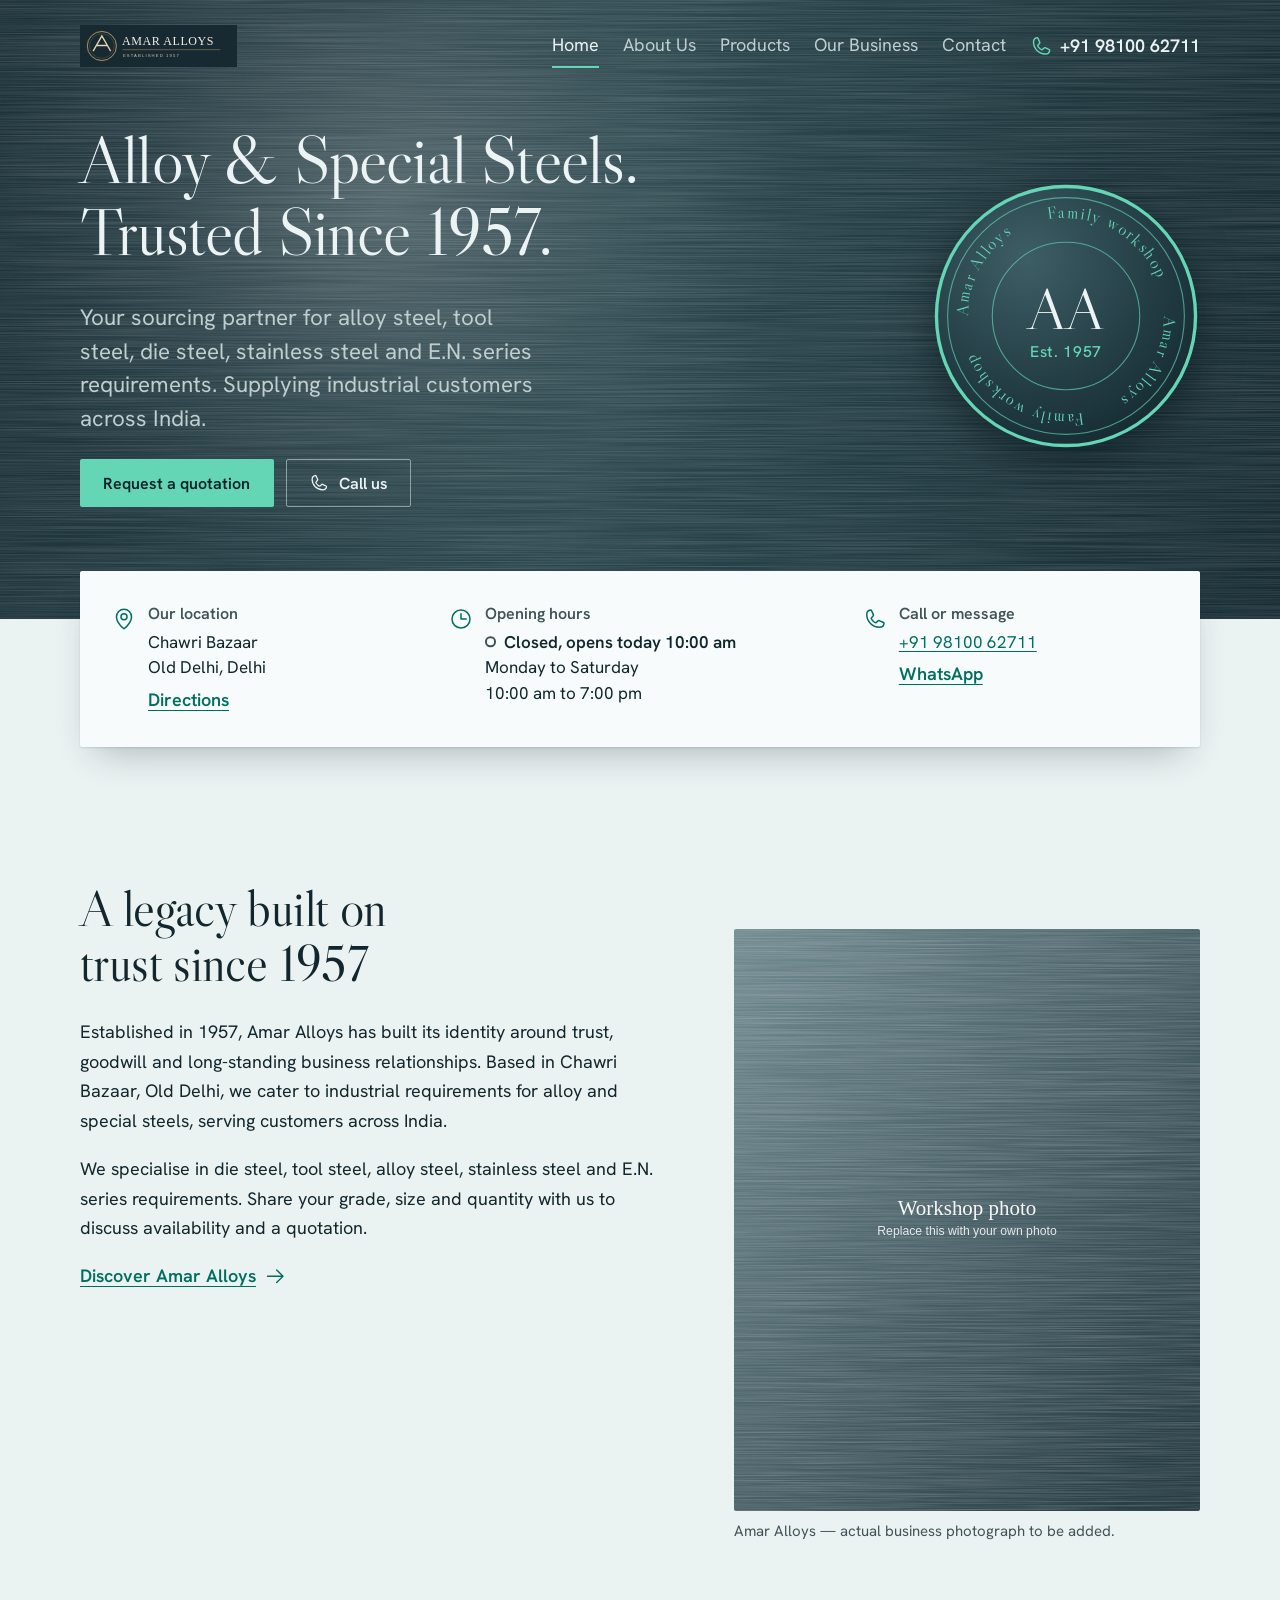
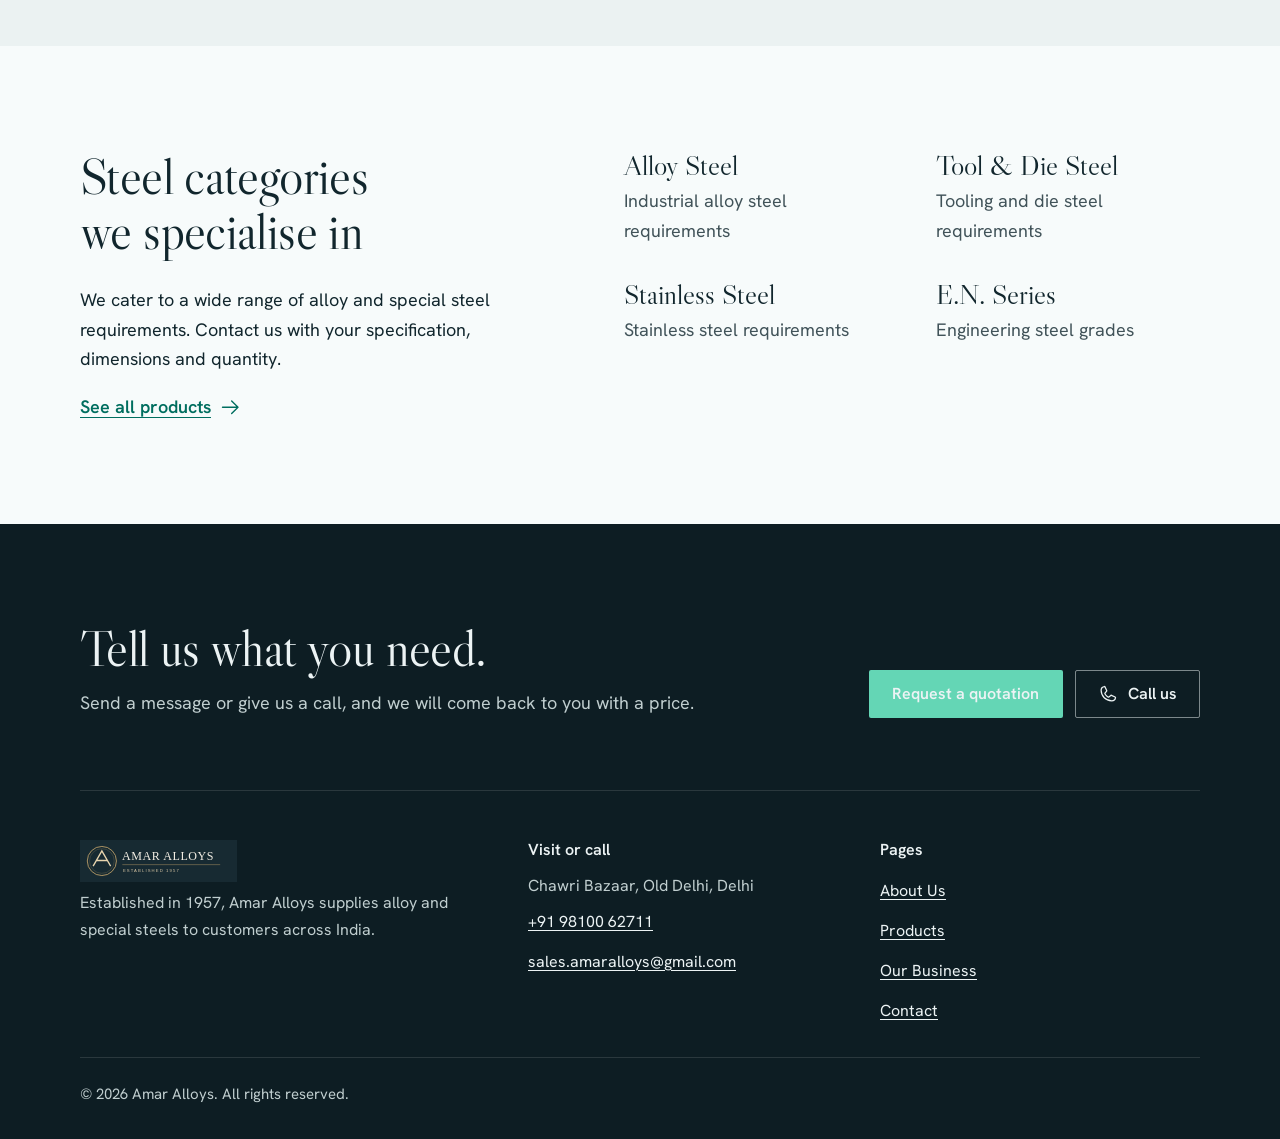
<file: index.html>
<!DOCTYPE html>
<html lang="en">
<head>
  <meta charset="utf-8">
  <meta name="viewport" content="width=device-width, initial-scale=1">
  <meta name="color-scheme" content="light dark">
  <script>document.documentElement.className += ' js';</script>

  
  <title>Amar Alloys | Alloy &amp; Special Steels Supplier Since 1957</title>
  <meta name="description" content="Amar Alloys, established in 1957, supplies alloy steels, tool and die steels, stainless steels and E.N. series steels from Chawri Bazaar, Delhi, serving customers across India.">
  <meta name="theme-color" content="#2c3a40">
  <meta property="og:title" content="Amar Alloys | Alloy &amp; Special Steels Since 1957">
  <meta property="og:description" content="Alloy, tool, die and stainless steels. Established 1957. PAN India supply.">
  <meta property="og:type" content="website">
  <link rel="icon" href="images/favicon.svg" type="image/svg+xml">

  <link rel="preload" href="fonts/libre-caslon-display-latin-400-normal.woff2" as="font" type="font/woff2" crossorigin>
  <link rel="preload" href="fonts/hanken-grotesk-latin-wght-normal.woff2" as="font" type="font/woff2" crossorigin>
  <link rel="stylesheet" href="css/style.css">

  <!-- Amar Alloys business information. Verify the full address before publishing. -->
  <script type="application/ld+json">
  {
    "@context": "https://schema.org",
    "@type": "LocalBusiness",
    "name": "Amar Alloys",
    "description": "Established in 1957, Amar Alloys supplies alloy steel, tool steel, die steel, stainless steel and E.N. series requirements across India.",
    "telephone": "+91-9810062711",
    "email": "sales.amaralloys@gmail.com",
    "address": {
      "@type": "PostalAddress",
      "streetAddress": "Chawri Bazaar",
      "addressLocality": "Delhi",
      "addressRegion": "Delhi",
      "addressCountry": "IN"
    },
    "openingHours": "Mo-Sa 10:00-19:00"
  }
  </script>
</head>
<body>
  <svg width="0" height="0" style="position:absolute" aria-hidden="true" focusable="false"><defs><symbol id="i-phone" viewBox="0 0 256 256"><path d="M222.37,158.46l-47.11-21.11-.13-.06a16,16,0,0,0-15.17,1.4,8.12,8.12,0,0,0-.75.56L134.87,160c-15.42-7.49-31.34-23.29-38.83-38.51l20.78-24.71c.2-.25.39-.5.57-.77a16,16,0,0,0,1.32-15.06l0-.12L97.54,33.64a16,16,0,0,0-16.62-9.52A56.26,56.26,0,0,0,32,80c0,79.4,64.6,144,144,144a56.26,56.26,0,0,0,55.88-48.92A16,16,0,0,0,222.37,158.46ZM176,208A128.14,128.14,0,0,1,48,80,40.2,40.2,0,0,1,82.87,40a.61.61,0,0,0,0,.12l21,47L83.2,111.86a6.13,6.13,0,0,0-.57.77,16,16,0,0,0-1,15.7c9.06,18.53,27.73,37.06,46.46,46.11a16,16,0,0,0,15.75-1.14,8.44,8.44,0,0,0,.74-.56L168.89,152l47,21.05h0s.08,0,.11,0A40.21,40.21,0,0,1,176,208Z"/></symbol><symbol id="i-whatsapp" viewBox="0 0 256 256"><path d="M187.58,144.84l-32-16a8,8,0,0,0-8,.5l-14.69,9.8a40.55,40.55,0,0,1-16-16l9.8-14.69a8,8,0,0,0,.5-8l-16-32A8,8,0,0,0,104,64a40,40,0,0,0-40,40,88.1,88.1,0,0,0,88,88,40,40,0,0,0,40-40A8,8,0,0,0,187.58,144.84ZM152,176a72.08,72.08,0,0,1-72-72A24,24,0,0,1,99.29,80.46l11.48,23L101,118a8,8,0,0,0-.73,7.51,56.47,56.47,0,0,0,30.15,30.15A8,8,0,0,0,138,155l14.61-9.74,23,11.48A24,24,0,0,1,152,176ZM128,24A104,104,0,0,0,36.18,176.88L24.83,210.93a16,16,0,0,0,20.24,20.24l34.05-11.35A104,104,0,1,0,128,24Zm0,192a87.87,87.87,0,0,1-44.06-11.81,8,8,0,0,0-6.54-.67L40,216,52.47,178.6a8,8,0,0,0-.66-6.54A88,88,0,1,1,128,216Z"/></symbol><symbol id="i-pin" viewBox="0 0 256 256"><path d="M128,64a40,40,0,1,0,40,40A40,40,0,0,0,128,64Zm0,64a24,24,0,1,1,24-24A24,24,0,0,1,128,128Zm0-112a88.1,88.1,0,0,0-88,88c0,31.4,14.51,64.68,42,96.25a254.19,254.19,0,0,0,41.45,38.3,8,8,0,0,0,9.18,0A254.19,254.19,0,0,0,174,200.25c27.45-31.57,42-64.85,42-96.25A88.1,88.1,0,0,0,128,16Zm0,206c-16.53-13-72-60.75-72-118a72,72,0,0,1,144,0C200,161.23,144.53,209,128,222Z"/></symbol><symbol id="i-clock" viewBox="0 0 256 256"><path d="M128,24A104,104,0,1,0,232,128,104.11,104.11,0,0,0,128,24Zm0,192a88,88,0,1,1,88-88A88.1,88.1,0,0,1,128,216Zm64-88a8,8,0,0,1-8,8H128a8,8,0,0,1-8-8V72a8,8,0,0,1,16,0v48h48A8,8,0,0,1,192,128Z"/></symbol><symbol id="i-mail" viewBox="0 0 256 256"><path d="M224,48H32a8,8,0,0,0-8,8V192a16,16,0,0,0,16,16H216a16,16,0,0,0,16-16V56A8,8,0,0,0,224,48ZM203.43,64,128,133.15,52.57,64ZM216,192H40V74.19l82.59,75.71a8,8,0,0,0,10.82,0L216,74.19V192Z"/></symbol><symbol id="i-arrow" viewBox="0 0 256 256"><path d="M221.66,133.66l-72,72a8,8,0,0,1-11.32-11.32L196.69,136H40a8,8,0,0,1,0-16H196.69L138.34,61.66a8,8,0,0,1,11.32-11.32l72,72A8,8,0,0,1,221.66,133.66Z"/></symbol><symbol id="i-close" viewBox="0 0 256 256"><path d="M205.66,194.34a8,8,0,0,1-11.32,11.32L128,139.31,61.66,205.66a8,8,0,0,1-11.32-11.32L116.69,128,50.34,61.66A8,8,0,0,1,61.66,50.34L128,116.69l66.34-66.35a8,8,0,0,1,11.32,11.32L139.31,128Z"/></symbol><symbol id="i-prev" viewBox="0 0 256 256"><path d="M165.66,202.34a8,8,0,0,1-11.32,11.32l-80-80a8,8,0,0,1,0-11.32l80-80a8,8,0,0,1,11.32,11.32L91.31,128Z"/></symbol><symbol id="i-next" viewBox="0 0 256 256"><path d="M181.66,133.66l-80,80a8,8,0,0,1-11.32-11.32L164.69,128,90.34,53.66a8,8,0,0,1,11.32-11.32l80,80A8,8,0,0,1,181.66,133.66Z"/></symbol><symbol id="i-check" viewBox="0 0 256 256"><path d="M173.66,98.34a8,8,0,0,1,0,11.32l-56,56a8,8,0,0,1-11.32,0l-24-24a8,8,0,0,1,11.32-11.32L112,148.69l50.34-50.35A8,8,0,0,1,173.66,98.34ZM232,128A104,104,0,1,1,128,24,104.11,104.11,0,0,1,232,128Zm-16,0a88,88,0,1,0-88,88A88.1,88.1,0,0,0,216,128Z"/></symbol><symbol id="i-warn" viewBox="0 0 256 256"><path d="M128,24A104,104,0,1,0,232,128,104.11,104.11,0,0,0,128,24Zm0,192a88,88,0,1,1,88-88A88.1,88.1,0,0,1,128,216Zm-8-80V80a8,8,0,0,1,16,0v56a8,8,0,0,1-16,0Zm20,36a12,12,0,1,1-12-12A12,12,0,0,1,140,172Z"/></symbol><symbol id="i-menu" viewBox="0 0 256 256"><path d="M224,128a8,8,0,0,1-8,8H40a8,8,0,0,1,0-16H216A8,8,0,0,1,224,128ZM40,72H216a8,8,0,0,0,0-16H40a8,8,0,0,0,0,16ZM216,184H40a8,8,0,0,0,0,16H216a8,8,0,0,0,0-16Z"/></symbol></defs></svg>
  <a class="skip" href="#main">Skip to content</a>

  <div class="masthead">
    <header class="site-header container">
      <a class="brand" href="index.html" aria-label="Amar Alloys home"><img src="images/amar-alloys-logo.svg" alt="Amar Alloys — Established 1957" style="height:42px;width:auto;display:block"></a>
      <button class="nav-toggle" aria-expanded="false" aria-controls="site-nav"><svg class="icon" aria-hidden="true" focusable="false"><use href="#i-menu"/></svg>Menu</button>
      <nav id="site-nav" aria-label="Main">
        <a href="index.html" aria-current="page">Home</a>
        <a href="about.html">About Us</a>
        <a href="products.html">Products</a>
        <a href="gallery.html">Our Business</a>
        <a href="contact.html">Contact</a>
        <a class="nav-phone" href="tel:+919810062711"><svg class="icon" aria-hidden="true" focusable="false"><use href="#i-phone"/></svg>+91 98100 62711</a>
      </nav>
    </header>
    <section class="hero container">
      <div>
        <h1 class="rise" style="--i:0">Alloy &amp; Special Steels. Trusted Since 1957.</h1>
        
        <p class="lead rise" style="--i:1">Your sourcing partner for alloy steel, tool steel, die steel, stainless steel and E.N. series requirements. Supplying industrial customers across India.</p>
        <div class="hero-actions rise" style="--i:2">
          <a class="btn btn-lit" href="contact.html">Request a quotation</a>
          <a class="btn btn-outline" href="tel:+919810062711"><svg class="icon" aria-hidden="true" focusable="false"><use href="#i-phone"/></svg>Call us</a>
        </div>
      </div>
      <!-- Amar Alloys legacy emblem -->
      <svg class="seal" viewBox="0 0 240 240" role="img" aria-label="Amar Alloys legacy emblem, established 1957">
        <defs>
          <radialGradient id="medal" cx="35%" cy="28%" r="85%">
            <stop class="m-a" offset="0"/>
            <stop class="m-b" offset="1"/>
          </radialGradient>
          <path id="ring" d="M120,120 m-88,0 a88,88 0 1,1 176,0 a88,88 0 1,1 -176,0"/>
        </defs>
        <circle cx="120" cy="120" r="116" fill="url(#medal)" stroke="currentColor" stroke-width="3"/>
        <circle cx="120" cy="120" r="106" fill="none" stroke="currentColor" stroke-width="1" opacity="0.65"/>
        <circle cx="120" cy="120" r="66" fill="none" stroke="currentColor" stroke-width="1" opacity="0.65"/>
        <text class="seal-ring" font-size="15" fill="currentColor"><textPath href="#ring" textLength="552" lengthAdjust="spacing">Amar Alloys&#8195;&#8195;Family workshop&#8195;&#8195;Amar Alloys&#8195;&#8195;Family workshop&#8195;&#8195;</textPath></text>
        <text class="seal-mono" x="120" y="132" text-anchor="middle" font-size="52">AA</text>
        <text class="seal-year" x="120" y="157" text-anchor="middle" font-size="14" font-weight="500" fill="currentColor">Est. 1957</text>
      </svg>
    </section>
  </div>

  <main id="main">
    <div class="container">
      
      <section class="ledge" aria-label="Visit and contact">
        <div class="fact">
          <svg class="icon" aria-hidden="true" focusable="false"><use href="#i-pin"/></svg>
          <div>
            <h2>Our location</h2>
            <p class="fact-line">Chawri Bazaar<br>Old Delhi, Delhi</p>
            <div class="links"><a href="https://www.google.com/maps/search/?api=1&amp;query=Chawri%20Bazaar%2C%20Old%20Delhi%2C%20Delhi" target="_blank" rel="noopener">Directions</a></div>
          </div>
        </div>
        <div class="fact">
          <svg class="icon" aria-hidden="true" focusable="false"><use href="#i-clock"/></svg>
          <div>
            <h2>Opening hours</h2>
            <p class="open-status" data-open-status data-tz="Asia/Kolkata" data-open="10:00" data-close="19:00" data-days="1,2,3,4,5,6" hidden></p>
            <p class="fact-line">Monday to Saturday<br>10:00 am to 7:00 pm</p>
          </div>
        </div>
        <div class="fact">
          <svg class="icon" aria-hidden="true" focusable="false"><use href="#i-phone"/></svg>
          <div>
            <h2>Call or message</h2>
            <p class="fact-line"><a href="tel:+919810062711">+91 98100 62711</a></p>
            <div class="links"><a href="https://wa.me/919810062711?text=Hello%20Amar%20Alloys%2C%20I%20would%20like%20to%20enquire%20about%20your%20steel%20products.%20Grade%20/%20Specification%3A%20__.%20Size%20%26%20Form%3A%20__.%20Quantity%3A%20__.%20Company%20Name%3A%20__.%20Delivery%20Location%3A%20__.%20Please%20share%20availability%20and%20quotation." target="_blank" rel="noopener">WhatsApp</a></div>
          </div>
        </div>
      </section>
    </div>

    <section class="section">
      <div class="container story">
        <div>
          <h2>A legacy built on trust since 1957</h2>
          <p>Established in 1957, Amar Alloys has built its identity around trust, goodwill and long-standing business relationships. Based in Chawri Bazaar, Old Delhi, we cater to industrial requirements for alloy and special steels, serving customers across India.</p><p>We specialise in die steel, tool steel, alloy steel, stainless steel and E.N. series requirements. Share your grade, size and quantity with us to discuss availability and a quotation.</p><a class="text-link" href="about.html">Discover Amar Alloys <svg class="icon" aria-hidden="true" focusable="false"><use href="#i-arrow"/></svg></a>
        </div>
        <figure>
          <img src="images/story.svg" width="800" height="1000" alt="Placeholder for an actual Amar Alloys business photograph." loading="lazy">
          <figcaption>Amar Alloys — actual business photograph to be added.</figcaption>
        </figure>
      </div>
    </section>

    <section class="section section--surface">
      <div class="container supply">
        <div>
          <h2>Steel categories we specialise in</h2>
          <p>We cater to a wide range of alloy and special steel requirements. Contact us with your specification, dimensions and quantity.</p>
          <a class="text-link" href="products.html">See all products <svg class="icon" aria-hidden="true" focusable="false"><use href="#i-arrow"/></svg></a>
        </div>
        
        <dl class="quad">
          <div><dt>Alloy Steel</dt><dd>Industrial alloy steel requirements</dd></div>
          <div><dt>Tool &amp; Die Steel</dt><dd>Tooling and die steel requirements</dd></div>
          <div><dt>Stainless Steel</dt><dd>Stainless steel requirements</dd></div>
          <div><dt>E.N. Series</dt><dd>Engineering steel grades</dd></div>
        </dl>
      </div>
    </section>

  </main>

  <footer class="site-footer">
    <div class="container">
      <section class="closing">
        <div>
          <h2>Tell us what you need.</h2>
          <p>Send a message or give us a call, and we will come back to you with a price.</p>
        </div>
        <div class="hero-actions">
          <a class="btn btn-lit" href="contact.html">Request a quotation</a>
          <a class="btn btn-outline" href="tel:+919810062711"><svg class="icon" aria-hidden="true" focusable="false"><use href="#i-phone"/></svg>Call us</a>
        </div>
      </section>
      <div class="footer-grid">
        <div>
          <a class="brand" href="index.html" aria-label="Amar Alloys home"><img src="images/amar-alloys-logo.svg" alt="Amar Alloys — Established 1957" style="height:42px;width:auto;display:block"></a>
          <p>Established in 1957, Amar Alloys supplies alloy and special steels to customers across India.</p>
        </div>
        <div>
          <h2>Visit or call</h2>
          
          <ul>
            <li>Chawri Bazaar, Old Delhi, Delhi</li>
            <li><a href="tel:+919810062711">+91 98100 62711</a></li>
            <li><a href="mailto:sales.amaralloys@gmail.com">sales.amaralloys@gmail.com</a></li>
          </ul>
        </div>
        <div>
          <h2>Pages</h2>
          <ul>
            <li><a href="about.html">About Us</a></li>
            <li><a href="products.html">Products</a></li>
            <li><a href="gallery.html">Our Business</a></li>
            <li><a href="contact.html">Contact</a></li>
          </ul>
        </div>
      </div>
      <p class="copyright">&copy; <span data-year>2026</span> Amar Alloys. All rights reserved.</p>
    </div>
  </footer>

  <nav class="action-bar" aria-label="Quick actions">
    <a class="btn btn-lit" href="tel:+919810062711"><svg class="icon" aria-hidden="true" focusable="false"><use href="#i-phone"/></svg>Call us</a>
    <a class="btn btn-outline" href="https://wa.me/919810062711?text=Hello%20Amar%20Alloys%2C%20I%20would%20like%20to%20enquire%20about%20your%20steel%20products.%20Grade%20/%20Specification%3A%20__.%20Size%20%26%20Form%3A%20__.%20Quantity%3A%20__.%20Company%20Name%3A%20__.%20Delivery%20Location%3A%20__.%20Please%20share%20availability%20and%20quotation." target="_blank" rel="noopener"><svg class="icon" aria-hidden="true" focusable="false"><use href="#i-whatsapp"/></svg>WhatsApp</a>
    <a class="btn btn-outline" href="https://www.google.com/maps/search/?api=1&amp;query=Chawri%20Bazaar%2C%20Old%20Delhi%2C%20Delhi" target="_blank" rel="noopener"><svg class="icon" aria-hidden="true" focusable="false"><use href="#i-pin"/></svg>Directions</a>
  </nav>

  <script src="js/main.js"></script>
</body>
</html>
</file>
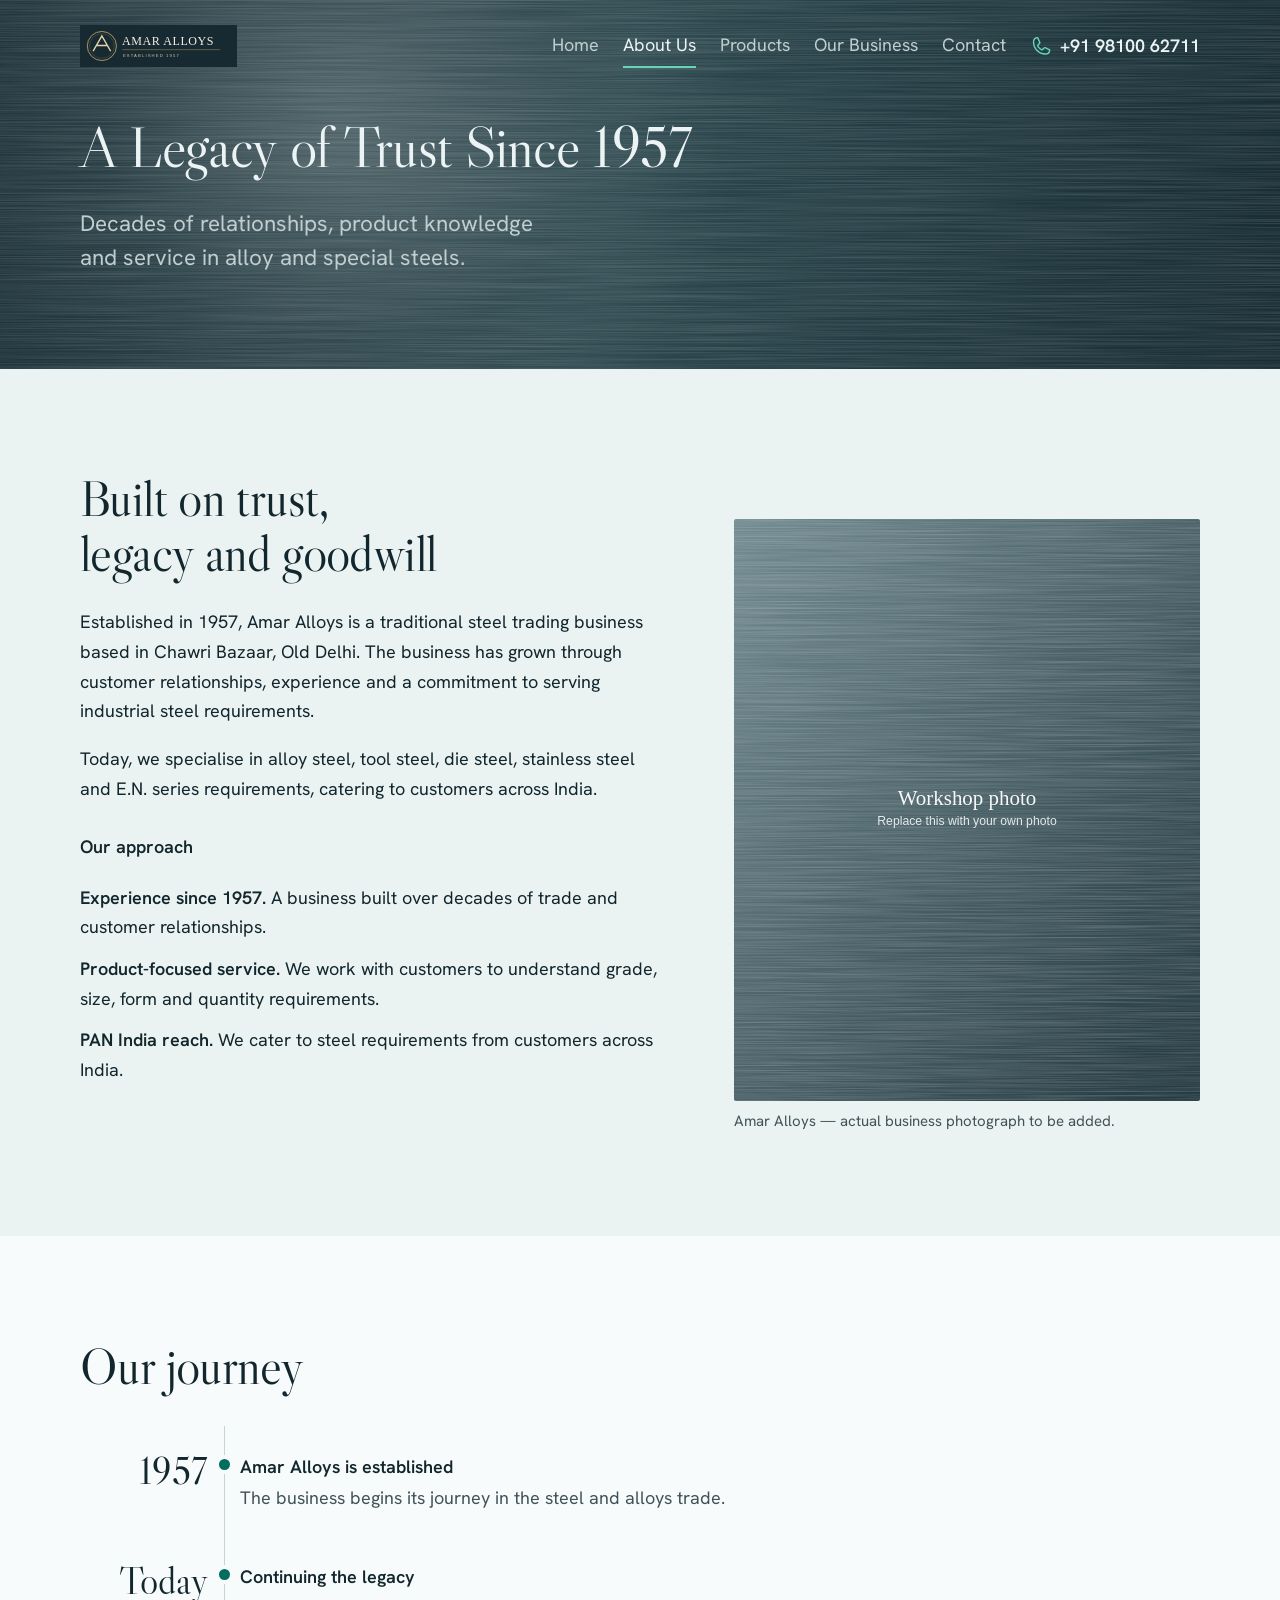
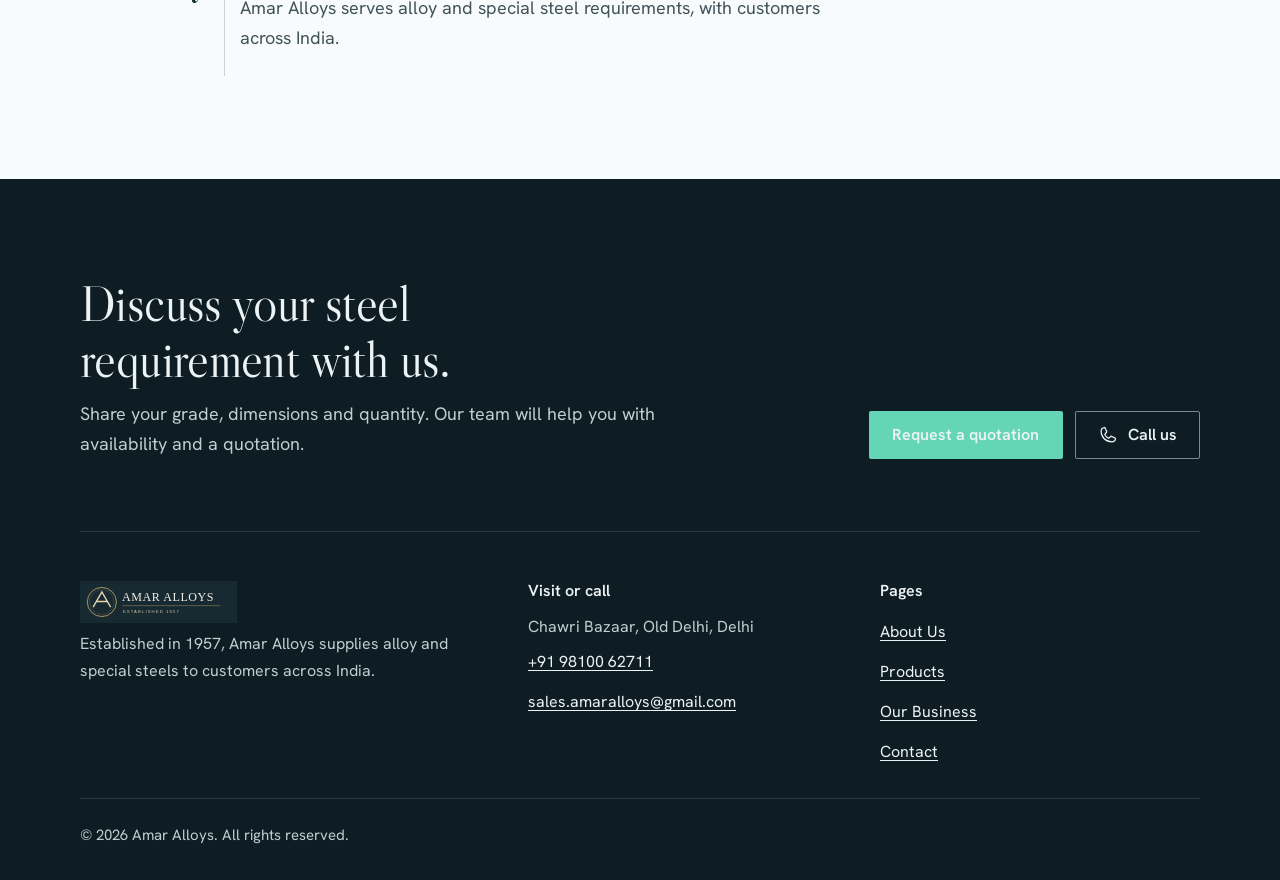
<file: about.html>
<!DOCTYPE html>
<html lang="en">
<head>
  <meta charset="utf-8">
  <meta name="viewport" content="width=device-width, initial-scale=1">
  <meta name="color-scheme" content="light dark">
  <script>document.documentElement.className += ' js';</script>

  
  <title>About Amar Alloys | Established in 1957, Delhi</title>
  <meta name="description" content="Learn about Amar Alloys, an alloy and special steel trading business established in 1957 and based in Chawri Bazaar, Old Delhi.">
  <meta name="theme-color" content="#2c3a40">
  <meta property="og:title" content="About Amar Alloys | Established 1957">
  <meta property="og:description" content="A legacy of trust, relationships and alloy and special steel supply since 1957.">
  <meta property="og:type" content="website">
  <link rel="icon" href="images/favicon.svg" type="image/svg+xml">

  <link rel="preload" href="fonts/libre-caslon-display-latin-400-normal.woff2" as="font" type="font/woff2" crossorigin>
  <link rel="preload" href="fonts/hanken-grotesk-latin-wght-normal.woff2" as="font" type="font/woff2" crossorigin>
  <link rel="stylesheet" href="css/style.css">
</head>
<body>
  <svg width="0" height="0" style="position:absolute" aria-hidden="true" focusable="false"><defs><symbol id="i-phone" viewBox="0 0 256 256"><path d="M222.37,158.46l-47.11-21.11-.13-.06a16,16,0,0,0-15.17,1.4,8.12,8.12,0,0,0-.75.56L134.87,160c-15.42-7.49-31.34-23.29-38.83-38.51l20.78-24.71c.2-.25.39-.5.57-.77a16,16,0,0,0,1.32-15.06l0-.12L97.54,33.64a16,16,0,0,0-16.62-9.52A56.26,56.26,0,0,0,32,80c0,79.4,64.6,144,144,144a56.26,56.26,0,0,0,55.88-48.92A16,16,0,0,0,222.37,158.46ZM176,208A128.14,128.14,0,0,1,48,80,40.2,40.2,0,0,1,82.87,40a.61.61,0,0,0,0,.12l21,47L83.2,111.86a6.13,6.13,0,0,0-.57.77,16,16,0,0,0-1,15.7c9.06,18.53,27.73,37.06,46.46,46.11a16,16,0,0,0,15.75-1.14,8.44,8.44,0,0,0,.74-.56L168.89,152l47,21.05h0s.08,0,.11,0A40.21,40.21,0,0,1,176,208Z"/></symbol><symbol id="i-whatsapp" viewBox="0 0 256 256"><path d="M187.58,144.84l-32-16a8,8,0,0,0-8,.5l-14.69,9.8a40.55,40.55,0,0,1-16-16l9.8-14.69a8,8,0,0,0,.5-8l-16-32A8,8,0,0,0,104,64a40,40,0,0,0-40,40,88.1,88.1,0,0,0,88,88,40,40,0,0,0,40-40A8,8,0,0,0,187.58,144.84ZM152,176a72.08,72.08,0,0,1-72-72A24,24,0,0,1,99.29,80.46l11.48,23L101,118a8,8,0,0,0-.73,7.51,56.47,56.47,0,0,0,30.15,30.15A8,8,0,0,0,138,155l14.61-9.74,23,11.48A24,24,0,0,1,152,176ZM128,24A104,104,0,0,0,36.18,176.88L24.83,210.93a16,16,0,0,0,20.24,20.24l34.05-11.35A104,104,0,1,0,128,24Zm0,192a87.87,87.87,0,0,1-44.06-11.81,8,8,0,0,0-6.54-.67L40,216,52.47,178.6a8,8,0,0,0-.66-6.54A88,88,0,1,1,128,216Z"/></symbol><symbol id="i-pin" viewBox="0 0 256 256"><path d="M128,64a40,40,0,1,0,40,40A40,40,0,0,0,128,64Zm0,64a24,24,0,1,1,24-24A24,24,0,0,1,128,128Zm0-112a88.1,88.1,0,0,0-88,88c0,31.4,14.51,64.68,42,96.25a254.19,254.19,0,0,0,41.45,38.3,8,8,0,0,0,9.18,0A254.19,254.19,0,0,0,174,200.25c27.45-31.57,42-64.85,42-96.25A88.1,88.1,0,0,0,128,16Zm0,206c-16.53-13-72-60.75-72-118a72,72,0,0,1,144,0C200,161.23,144.53,209,128,222Z"/></symbol><symbol id="i-clock" viewBox="0 0 256 256"><path d="M128,24A104,104,0,1,0,232,128,104.11,104.11,0,0,0,128,24Zm0,192a88,88,0,1,1,88-88A88.1,88.1,0,0,1,128,216Zm64-88a8,8,0,0,1-8,8H128a8,8,0,0,1-8-8V72a8,8,0,0,1,16,0v48h48A8,8,0,0,1,192,128Z"/></symbol><symbol id="i-mail" viewBox="0 0 256 256"><path d="M224,48H32a8,8,0,0,0-8,8V192a16,16,0,0,0,16,16H216a16,16,0,0,0,16-16V56A8,8,0,0,0,224,48ZM203.43,64,128,133.15,52.57,64ZM216,192H40V74.19l82.59,75.71a8,8,0,0,0,10.82,0L216,74.19V192Z"/></symbol><symbol id="i-arrow" viewBox="0 0 256 256"><path d="M221.66,133.66l-72,72a8,8,0,0,1-11.32-11.32L196.69,136H40a8,8,0,0,1,0-16H196.69L138.34,61.66a8,8,0,0,1,11.32-11.32l72,72A8,8,0,0,1,221.66,133.66Z"/></symbol><symbol id="i-close" viewBox="0 0 256 256"><path d="M205.66,194.34a8,8,0,0,1-11.32,11.32L128,139.31,61.66,205.66a8,8,0,0,1-11.32-11.32L116.69,128,50.34,61.66A8,8,0,0,1,61.66,50.34L128,116.69l66.34-66.35a8,8,0,0,1,11.32,11.32L139.31,128Z"/></symbol><symbol id="i-prev" viewBox="0 0 256 256"><path d="M165.66,202.34a8,8,0,0,1-11.32,11.32l-80-80a8,8,0,0,1,0-11.32l80-80a8,8,0,0,1,11.32,11.32L91.31,128Z"/></symbol><symbol id="i-next" viewBox="0 0 256 256"><path d="M181.66,133.66l-80,80a8,8,0,0,1-11.32-11.32L164.69,128,90.34,53.66a8,8,0,0,1,11.32-11.32l80,80A8,8,0,0,1,181.66,133.66Z"/></symbol><symbol id="i-check" viewBox="0 0 256 256"><path d="M173.66,98.34a8,8,0,0,1,0,11.32l-56,56a8,8,0,0,1-11.32,0l-24-24a8,8,0,0,1,11.32-11.32L112,148.69l50.34-50.35A8,8,0,0,1,173.66,98.34ZM232,128A104,104,0,1,1,128,24,104.11,104.11,0,0,1,232,128Zm-16,0a88,88,0,1,0-88,88A88.1,88.1,0,0,0,216,128Z"/></symbol><symbol id="i-warn" viewBox="0 0 256 256"><path d="M128,24A104,104,0,1,0,232,128,104.11,104.11,0,0,0,128,24Zm0,192a88,88,0,1,1,88-88A88.1,88.1,0,0,1,128,216Zm-8-80V80a8,8,0,0,1,16,0v56a8,8,0,0,1-16,0Zm20,36a12,12,0,1,1-12-12A12,12,0,0,1,140,172Z"/></symbol><symbol id="i-menu" viewBox="0 0 256 256"><path d="M224,128a8,8,0,0,1-8,8H40a8,8,0,0,1,0-16H216A8,8,0,0,1,224,128ZM40,72H216a8,8,0,0,0,0-16H40a8,8,0,0,0,0,16ZM216,184H40a8,8,0,0,0,0,16H216a8,8,0,0,0,0-16Z"/></symbol></defs></svg>
  <a class="skip" href="#main">Skip to content</a>

  <div class="masthead">
    <header class="site-header container">
      <a class="brand" href="index.html" aria-label="Amar Alloys home"><img src="images/amar-alloys-logo.svg" alt="Amar Alloys — Established 1957" style="height:42px;width:auto;display:block"></a>
      <button class="nav-toggle" aria-expanded="false" aria-controls="site-nav"><svg class="icon" aria-hidden="true" focusable="false"><use href="#i-menu"/></svg>Menu</button>
      <nav id="site-nav" aria-label="Main">
        <a href="index.html">Home</a>
        <a href="about.html" aria-current="page">About Us</a>
        <a href="products.html">Products</a>
        <a href="gallery.html">Our Business</a>
        <a href="contact.html">Contact</a>
        <a class="nav-phone" href="tel:+919810062711"><svg class="icon" aria-hidden="true" focusable="false"><use href="#i-phone"/></svg>+91 98100 62711</a>
      </nav>
    </header>
    <section class="hero hero--page container">
      <div>
        <h1 class="rise" style="--i:0">A Legacy of Trust Since 1957</h1>
        <p class="lead rise" style="--i:1">Decades of relationships, product knowledge and service in alloy and special steels.</p>
      </div>
    </section>
  </div>

  <main id="main">
    <section class="section">
      <div class="container story">
        <div>
          <h2>Built on trust, legacy and goodwill</h2>
          <p>Established in 1957, Amar Alloys is a traditional steel trading business based in Chawri Bazaar, Old Delhi. The business has grown through customer relationships, experience and a commitment to serving industrial steel requirements.</p>
          <p>Today, we specialise in alloy steel, tool steel, die steel, stainless steel and E.N. series requirements, catering to customers across India.</p>
          <h3>Our approach</h3>
          <ul class="principles">
            <li><strong>Experience since 1957.</strong> A business built over decades of trade and customer relationships.</li>
            <li><strong>Product-focused service.</strong> We work with customers to understand grade, size, form and quantity requirements.</li>
            <li><strong>PAN India reach.</strong> We cater to steel requirements from customers across India.</li>
          </ul>
        </div>
        <figure>
          <img src="images/story.svg" width="800" height="1000" alt="Placeholder for an actual Amar Alloys business photograph.">
          <figcaption>Amar Alloys — actual business photograph to be added.</figcaption>
        </figure>
      </div>
    </section>

    <section class="section section--surface">
      <div class="container">
        <h2>Our journey</h2>
        <ol class="timeline">
          <li>
            <time datetime="1957">1957</time>
            <div><h3>Amar Alloys is established</h3><p>The business begins its journey in the steel and alloys trade.</p></div>
          </li>
          <li>
            <time datetime="2026">Today</time>
            <div><h3>Continuing the legacy</h3><p>Amar Alloys serves alloy and special steel requirements, with customers across India.</p></div>
          </li>
        </ol>
      </div>
    </section>

  </main>

  <footer class="site-footer">
    <div class="container">
      <section class="closing">
        <div>
          <h2>Discuss your steel requirement with us.</h2>
          <p>Share your grade, dimensions and quantity. Our team will help you with availability and a quotation.</p>
        </div>
        <div class="hero-actions">
          <a class="btn btn-lit" href="contact.html">Request a quotation</a>
          <a class="btn btn-outline" href="tel:+919810062711"><svg class="icon" aria-hidden="true" focusable="false"><use href="#i-phone"/></svg>Call us</a>
        </div>
      </section>
      <div class="footer-grid">
        <div>
          <a class="brand" href="index.html" aria-label="Amar Alloys home"><img src="images/amar-alloys-logo.svg" alt="Amar Alloys — Established 1957" style="height:42px;width:auto;display:block"></a>
          <p>Established in 1957, Amar Alloys supplies alloy and special steels to customers across India.</p>
        </div>
        <div>
          <h2>Visit or call</h2>
          
          <ul>
            <li>Chawri Bazaar, Old Delhi, Delhi</li>
            <li><a href="tel:+919810062711">+91 98100 62711</a></li>
            <li><a href="mailto:sales.amaralloys@gmail.com">sales.amaralloys@gmail.com</a></li>
          </ul>
        </div>
        <div>
          <h2>Pages</h2>
          <ul>
            <li><a href="about.html">About Us</a></li>
            <li><a href="products.html">Products</a></li>
            <li><a href="gallery.html">Our Business</a></li>
            <li><a href="contact.html">Contact</a></li>
          </ul>
        </div>
      </div>
      <p class="copyright">&copy; <span data-year>2026</span> Amar Alloys. All rights reserved.</p>
    </div>
  </footer>

  <nav class="action-bar" aria-label="Quick actions">
    <a class="btn btn-lit" href="tel:+919810062711"><svg class="icon" aria-hidden="true" focusable="false"><use href="#i-phone"/></svg>Call us</a>
    <a class="btn btn-outline" href="https://wa.me/919810062711?text=Hello%20Amar%20Alloys%2C%20I%20would%20like%20to%20enquire%20about%20your%20steel%20products.%20Grade%20/%20Specification%3A%20__.%20Size%20%26%20Form%3A%20__.%20Quantity%3A%20__.%20Company%20Name%3A%20__.%20Delivery%20Location%3A%20__.%20Please%20share%20availability%20and%20quotation." target="_blank" rel="noopener"><svg class="icon" aria-hidden="true" focusable="false"><use href="#i-whatsapp"/></svg>WhatsApp</a>
    <a class="btn btn-outline" href="https://www.google.com/maps/search/?api=1&amp;query=Chawri%20Bazaar%2C%20Old%20Delhi%2C%20Delhi" target="_blank" rel="noopener"><svg class="icon" aria-hidden="true" focusable="false"><use href="#i-pin"/></svg>Directions</a>
  </nav>

  <script src="js/main.js"></script>
</body>
</html>
</file>
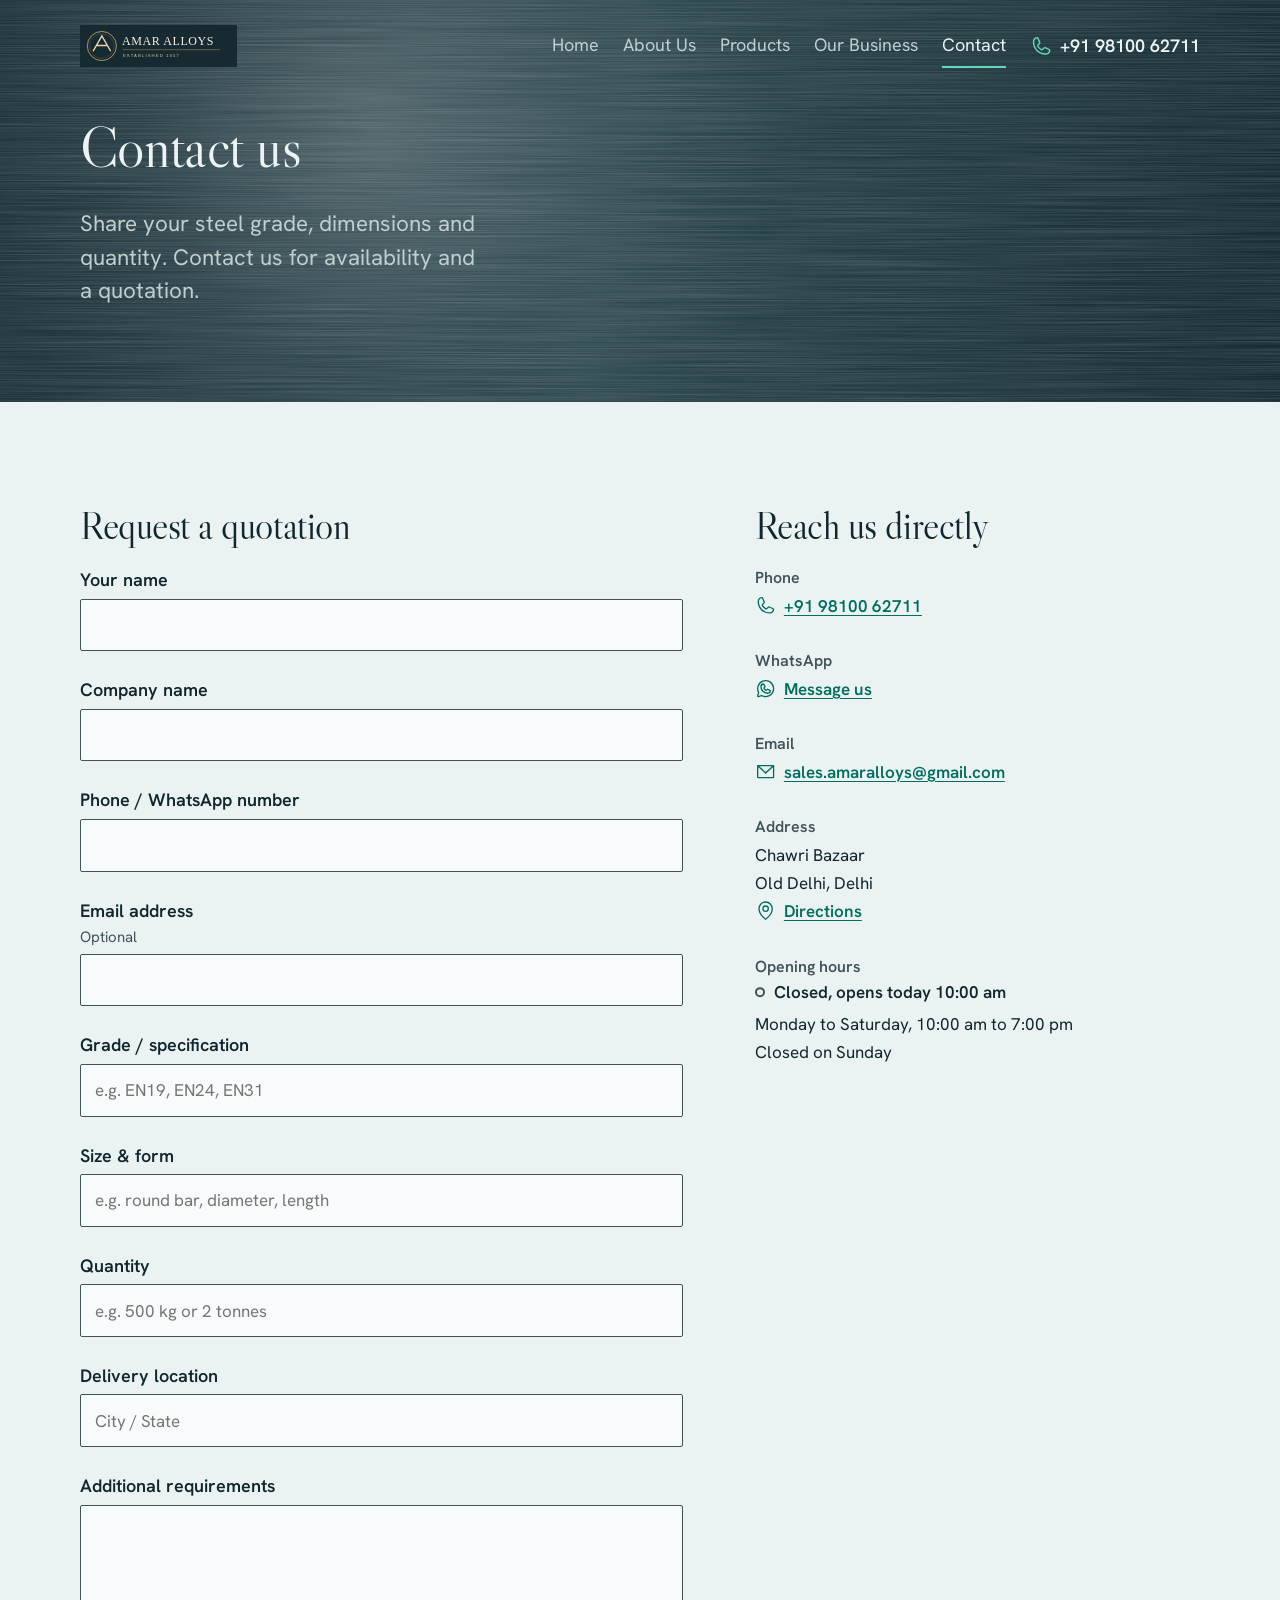
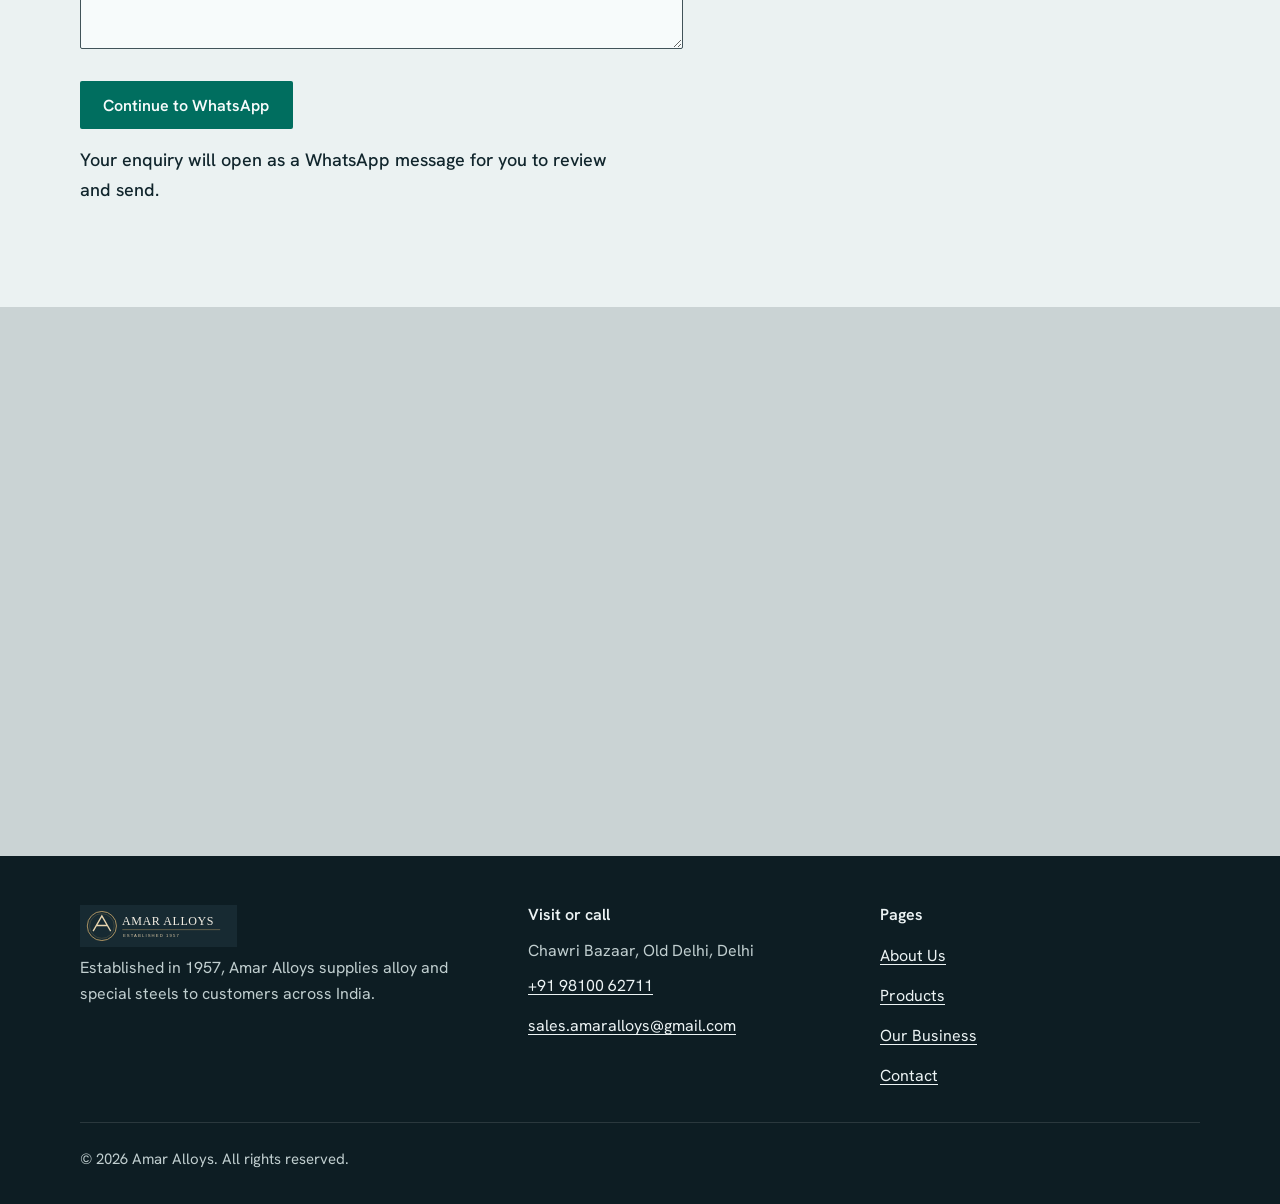
<file: contact.html>
<!DOCTYPE html>
<html lang="en">
<head>
  <meta charset="utf-8">
  <meta name="viewport" content="width=device-width, initial-scale=1">
  <meta name="color-scheme" content="light dark">
  <script>document.documentElement.className += ' js';</script>

  
  <title>Contact Amar Alloys | Steel Supplier in Delhi</title>
  <meta name="description" content="Contact Amar Alloys for alloy steel, tool steel, die steel, stainless steel and E.N. series requirements. Call, WhatsApp or email our Delhi office.">
  <meta name="theme-color" content="#2c3a40">
  <meta property="og:title" content="Contact Amar Alloys | Delhi">
  <meta property="og:description" content="Get in touch with Amar Alloys for steel availability and quotations.">
  <meta property="og:type" content="website">
  <link rel="icon" href="images/favicon.svg" type="image/svg+xml">

  <link rel="preload" href="fonts/libre-caslon-display-latin-400-normal.woff2" as="font" type="font/woff2" crossorigin>
  <link rel="preload" href="fonts/hanken-grotesk-latin-wght-normal.woff2" as="font" type="font/woff2" crossorigin>
  <link rel="stylesheet" href="css/style.css">
</head>
<body>
  <svg width="0" height="0" style="position:absolute" aria-hidden="true" focusable="false"><defs><symbol id="i-phone" viewBox="0 0 256 256"><path d="M222.37,158.46l-47.11-21.11-.13-.06a16,16,0,0,0-15.17,1.4,8.12,8.12,0,0,0-.75.56L134.87,160c-15.42-7.49-31.34-23.29-38.83-38.51l20.78-24.71c.2-.25.39-.5.57-.77a16,16,0,0,0,1.32-15.06l0-.12L97.54,33.64a16,16,0,0,0-16.62-9.52A56.26,56.26,0,0,0,32,80c0,79.4,64.6,144,144,144a56.26,56.26,0,0,0,55.88-48.92A16,16,0,0,0,222.37,158.46ZM176,208A128.14,128.14,0,0,1,48,80,40.2,40.2,0,0,1,82.87,40a.61.61,0,0,0,0,.12l21,47L83.2,111.86a6.13,6.13,0,0,0-.57.77,16,16,0,0,0-1,15.7c9.06,18.53,27.73,37.06,46.46,46.11a16,16,0,0,0,15.75-1.14,8.44,8.44,0,0,0,.74-.56L168.89,152l47,21.05h0s.08,0,.11,0A40.21,40.21,0,0,1,176,208Z"/></symbol><symbol id="i-whatsapp" viewBox="0 0 256 256"><path d="M187.58,144.84l-32-16a8,8,0,0,0-8,.5l-14.69,9.8a40.55,40.55,0,0,1-16-16l9.8-14.69a8,8,0,0,0,.5-8l-16-32A8,8,0,0,0,104,64a40,40,0,0,0-40,40,88.1,88.1,0,0,0,88,88,40,40,0,0,0,40-40A8,8,0,0,0,187.58,144.84ZM152,176a72.08,72.08,0,0,1-72-72A24,24,0,0,1,99.29,80.46l11.48,23L101,118a8,8,0,0,0-.73,7.51,56.47,56.47,0,0,0,30.15,30.15A8,8,0,0,0,138,155l14.61-9.74,23,11.48A24,24,0,0,1,152,176ZM128,24A104,104,0,0,0,36.18,176.88L24.83,210.93a16,16,0,0,0,20.24,20.24l34.05-11.35A104,104,0,1,0,128,24Zm0,192a87.87,87.87,0,0,1-44.06-11.81,8,8,0,0,0-6.54-.67L40,216,52.47,178.6a8,8,0,0,0-.66-6.54A88,88,0,1,1,128,216Z"/></symbol><symbol id="i-pin" viewBox="0 0 256 256"><path d="M128,64a40,40,0,1,0,40,40A40,40,0,0,0,128,64Zm0,64a24,24,0,1,1,24-24A24,24,0,0,1,128,128Zm0-112a88.1,88.1,0,0,0-88,88c0,31.4,14.51,64.68,42,96.25a254.19,254.19,0,0,0,41.45,38.3,8,8,0,0,0,9.18,0A254.19,254.19,0,0,0,174,200.25c27.45-31.57,42-64.85,42-96.25A88.1,88.1,0,0,0,128,16Zm0,206c-16.53-13-72-60.75-72-118a72,72,0,0,1,144,0C200,161.23,144.53,209,128,222Z"/></symbol><symbol id="i-clock" viewBox="0 0 256 256"><path d="M128,24A104,104,0,1,0,232,128,104.11,104.11,0,0,0,128,24Zm0,192a88,88,0,1,1,88-88A88.1,88.1,0,0,1,128,216Zm64-88a8,8,0,0,1-8,8H128a8,8,0,0,1-8-8V72a8,8,0,0,1,16,0v48h48A8,8,0,0,1,192,128Z"/></symbol><symbol id="i-mail" viewBox="0 0 256 256"><path d="M224,48H32a8,8,0,0,0-8,8V192a16,16,0,0,0,16,16H216a16,16,0,0,0,16-16V56A8,8,0,0,0,224,48ZM203.43,64,128,133.15,52.57,64ZM216,192H40V74.19l82.59,75.71a8,8,0,0,0,10.82,0L216,74.19V192Z"/></symbol><symbol id="i-arrow" viewBox="0 0 256 256"><path d="M221.66,133.66l-72,72a8,8,0,0,1-11.32-11.32L196.69,136H40a8,8,0,0,1,0-16H196.69L138.34,61.66a8,8,0,0,1,11.32-11.32l72,72A8,8,0,0,1,221.66,133.66Z"/></symbol><symbol id="i-close" viewBox="0 0 256 256"><path d="M205.66,194.34a8,8,0,0,1-11.32,11.32L128,139.31,61.66,205.66a8,8,0,0,1-11.32-11.32L116.69,128,50.34,61.66A8,8,0,0,1,61.66,50.34L128,116.69l66.34-66.35a8,8,0,0,1,11.32,11.32L139.31,128Z"/></symbol><symbol id="i-prev" viewBox="0 0 256 256"><path d="M165.66,202.34a8,8,0,0,1-11.32,11.32l-80-80a8,8,0,0,1,0-11.32l80-80a8,8,0,0,1,11.32,11.32L91.31,128Z"/></symbol><symbol id="i-next" viewBox="0 0 256 256"><path d="M181.66,133.66l-80,80a8,8,0,0,1-11.32-11.32L164.69,128,90.34,53.66a8,8,0,0,1,11.32-11.32l80,80A8,8,0,0,1,181.66,133.66Z"/></symbol><symbol id="i-check" viewBox="0 0 256 256"><path d="M173.66,98.34a8,8,0,0,1,0,11.32l-56,56a8,8,0,0,1-11.32,0l-24-24a8,8,0,0,1,11.32-11.32L112,148.69l50.34-50.35A8,8,0,0,1,173.66,98.34ZM232,128A104,104,0,1,1,128,24,104.11,104.11,0,0,1,232,128Zm-16,0a88,88,0,1,0-88,88A88.1,88.1,0,0,0,216,128Z"/></symbol><symbol id="i-warn" viewBox="0 0 256 256"><path d="M128,24A104,104,0,1,0,232,128,104.11,104.11,0,0,0,128,24Zm0,192a88,88,0,1,1,88-88A88.1,88.1,0,0,1,128,216Zm-8-80V80a8,8,0,0,1,16,0v56a8,8,0,0,1-16,0Zm20,36a12,12,0,1,1-12-12A12,12,0,0,1,140,172Z"/></symbol><symbol id="i-menu" viewBox="0 0 256 256"><path d="M224,128a8,8,0,0,1-8,8H40a8,8,0,0,1,0-16H216A8,8,0,0,1,224,128ZM40,72H216a8,8,0,0,0,0-16H40a8,8,0,0,0,0,16ZM216,184H40a8,8,0,0,0,0,16H216a8,8,0,0,0,0-16Z"/></symbol></defs></svg>
  <a class="skip" href="#main">Skip to content</a>

  <div class="masthead">
    <header class="site-header container">
      <a class="brand" href="index.html" aria-label="Amar Alloys home"><img src="images/amar-alloys-logo.svg" alt="Amar Alloys — Established 1957" style="height:42px;width:auto;display:block"></a>
      <button class="nav-toggle" aria-expanded="false" aria-controls="site-nav"><svg class="icon" aria-hidden="true" focusable="false"><use href="#i-menu"/></svg>Menu</button>
      <nav id="site-nav" aria-label="Main">
        <a href="index.html">Home</a>
        <a href="about.html">About Us</a>
        <a href="products.html">Products</a>
        <a href="gallery.html">Our Business</a>
        <a href="contact.html" aria-current="page">Contact</a>
        <a class="nav-phone" href="tel:+919810062711"><svg class="icon" aria-hidden="true" focusable="false"><use href="#i-phone"/></svg>+91 98100 62711</a>
      </nav>
    </header>
    <section class="hero hero--page container">
      <div>
        <h1 class="rise" style="--i:0">Contact us</h1>
        <p class="lead rise" style="--i:1">Share your steel grade, dimensions and quantity. Contact us for availability and a quotation.</p>
      </div>
    </section>
  </div>

  <main id="main">
    <section class="section">
      <div class="container contact-grid">
        <div class="contact-form">
          <h2>Request a quotation</h2>
          
          <form id="enquiry-whatsapp">
            <div class="field">
              <label for="name">Your name</label>
              <input id="name" name="name" type="text" autocomplete="name" required>
            </div>
            <div class="field">
              <label for="company">Company name</label>
              <input id="company" name="company" type="text" autocomplete="organization" required>
            </div>
            <div class="field">
              <label for="phone">Phone / WhatsApp number</label>
              <input id="phone" name="phone" type="tel" autocomplete="tel" inputmode="tel" required>
            </div>
            <div class="field">
              <label for="email">Email address <span class="hint">Optional</span></label>
              <input id="email" name="email" type="email" autocomplete="email">
            </div>
            <div class="field">
              <label for="grade">Grade / specification</label>
              <input id="grade" name="grade" type="text" placeholder="e.g. EN19, EN24, EN31" required>
            </div>
            <div class="field">
              <label for="size">Size &amp; form</label>
              <input id="size" name="size" type="text" placeholder="e.g. round bar, diameter, length" required>
            </div>
            <div class="field">
              <label for="quantity">Quantity</label>
              <input id="quantity" name="quantity" type="text" placeholder="e.g. 500 kg or 2 tonnes" required>
            </div>
            <div class="field">
              <label for="location">Delivery location</label>
              <input id="location" name="location" type="text" placeholder="City / State">
            </div>
            <div class="field">
              <label for="message">Additional requirements</label>
              <textarea id="message" name="message"></textarea>
            </div>
            <button class="btn btn-primary" type="submit">Continue to WhatsApp</button>
            <p class="form-status" role="status" aria-live="polite">Your enquiry will open as a WhatsApp message for you to review and send.</p>
          </form>
        </div>

        <div class="contact-details">
          <h2>Reach us directly</h2>
          
          <dl class="details">
            <div><dt>Phone</dt><dd><a href="tel:+919810062711"><svg class="icon" aria-hidden="true" focusable="false"><use href="#i-phone"/></svg>+91 98100 62711</a></dd></div>
            <div><dt>WhatsApp</dt><dd><a href="https://wa.me/919810062711?text=Hello%20Amar%20Alloys%2C%20I%20would%20like%20to%20enquire%20about%20your%20steel%20products.%20Grade%20/%20Specification%3A%20__.%20Size%20%26%20Form%3A%20__.%20Quantity%3A%20__.%20Company%20Name%3A%20__.%20Delivery%20Location%3A%20__.%20Please%20share%20availability%20and%20quotation." target="_blank" rel="noopener"><svg class="icon" aria-hidden="true" focusable="false"><use href="#i-whatsapp"/></svg>Message us</a></dd></div>
            <div><dt>Email</dt><dd><a href="mailto:sales.amaralloys@gmail.com"><svg class="icon" aria-hidden="true" focusable="false"><use href="#i-mail"/></svg>sales.amaralloys@gmail.com</a></dd></div>
            <div><dt>Address</dt><dd>Chawri Bazaar<br>Old Delhi, Delhi<br><a href="https://www.google.com/maps/search/?api=1&amp;query=Chawri%20Bazaar%2C%20Old%20Delhi%2C%20Delhi" target="_blank" rel="noopener"><svg class="icon" aria-hidden="true" focusable="false"><use href="#i-pin"/></svg>Directions</a></dd></div>
            <div><dt>Opening hours</dt><dd><p class="open-status" data-open-status data-tz="Asia/Kolkata" data-open="10:00" data-close="19:00" data-days="1,2,3,4,5,6" hidden></p>Monday to Saturday, 10:00 am to 7:00 pm<br>Closed on Sunday</dd></div>
          </dl>
        </div>
      </div>
    </section>

    <section aria-label="Map">
      <!-- Map currently points to the Chawri Bazaar area; replace with the verified business pin before launch. -->
      <iframe class="map" title="Map showing Chawri Bazaar, Old Delhi"
        src="https://maps.google.com/maps?q=Chawri%20Bazaar%2C%20Old%20Delhi%2C%20Delhi&amp;z=15&amp;output=embed"
        loading="lazy" referrerpolicy="no-referrer-when-downgrade"></iframe>
    </section>

  </main>

  <footer class="site-footer">
    <div class="container">
      <div class="footer-grid">
        <div>
          <a class="brand" href="index.html" aria-label="Amar Alloys home"><img src="images/amar-alloys-logo.svg" alt="Amar Alloys — Established 1957" style="height:42px;width:auto;display:block"></a>
          <p>Established in 1957, Amar Alloys supplies alloy and special steels to customers across India.</p>
        </div>
        <div>
          <h2>Visit or call</h2>
          
          <ul>
            <li>Chawri Bazaar, Old Delhi, Delhi</li>
            <li><a href="tel:+919810062711">+91 98100 62711</a></li>
            <li><a href="mailto:sales.amaralloys@gmail.com">sales.amaralloys@gmail.com</a></li>
          </ul>
        </div>
        <div>
          <h2>Pages</h2>
          <ul>
            <li><a href="about.html">About Us</a></li>
            <li><a href="products.html">Products</a></li>
            <li><a href="gallery.html">Our Business</a></li>
            <li><a href="contact.html">Contact</a></li>
          </ul>
        </div>
      </div>
      <p class="copyright">&copy; <span data-year>2026</span> Amar Alloys. All rights reserved.</p>
    </div>
  </footer>

  <nav class="action-bar" aria-label="Quick actions">
    <a class="btn btn-lit" href="tel:+919810062711"><svg class="icon" aria-hidden="true" focusable="false"><use href="#i-phone"/></svg>Call us</a>
    <a class="btn btn-outline" href="https://wa.me/919810062711?text=Hello%20Amar%20Alloys%2C%20I%20would%20like%20to%20enquire%20about%20your%20steel%20products.%20Grade%20/%20Specification%3A%20__.%20Size%20%26%20Form%3A%20__.%20Quantity%3A%20__.%20Company%20Name%3A%20__.%20Delivery%20Location%3A%20__.%20Please%20share%20availability%20and%20quotation." target="_blank" rel="noopener"><svg class="icon" aria-hidden="true" focusable="false"><use href="#i-whatsapp"/></svg>WhatsApp</a>
    <a class="btn btn-outline" href="https://www.google.com/maps/search/?api=1&amp;query=Chawri%20Bazaar%2C%20Old%20Delhi%2C%20Delhi" target="_blank" rel="noopener"><svg class="icon" aria-hidden="true" focusable="false"><use href="#i-pin"/></svg>Directions</a>
  </nav>

  <script>
    document.getElementById("enquiry-whatsapp")?.addEventListener("submit", function (event) {
      event.preventDefault();
      if (!this.reportValidity()) return;
      const data = new FormData(this);
      const message = [
        "Hello Amar Alloys, I would like to request a quotation.",
        "Name: " + (data.get("name") || ""),
        "Company: " + (data.get("company") || ""),
        "Phone: " + (data.get("phone") || ""),
        "Email: " + (data.get("email") || ""),
        "Grade / specification: " + (data.get("grade") || ""),
        "Size & form: " + (data.get("size") || ""),
        "Quantity: " + (data.get("quantity") || ""),
        "Delivery location: " + (data.get("location") || ""),
        "Additional requirements: " + (data.get("message") || "")
      ].join("\\n");
      window.open("https://wa.me/919810062711?text=" + encodeURIComponent(message), "_blank", "noopener");
    });
  </script>
  <script src="js/main.js"></script>
</body>
</html>
</file>
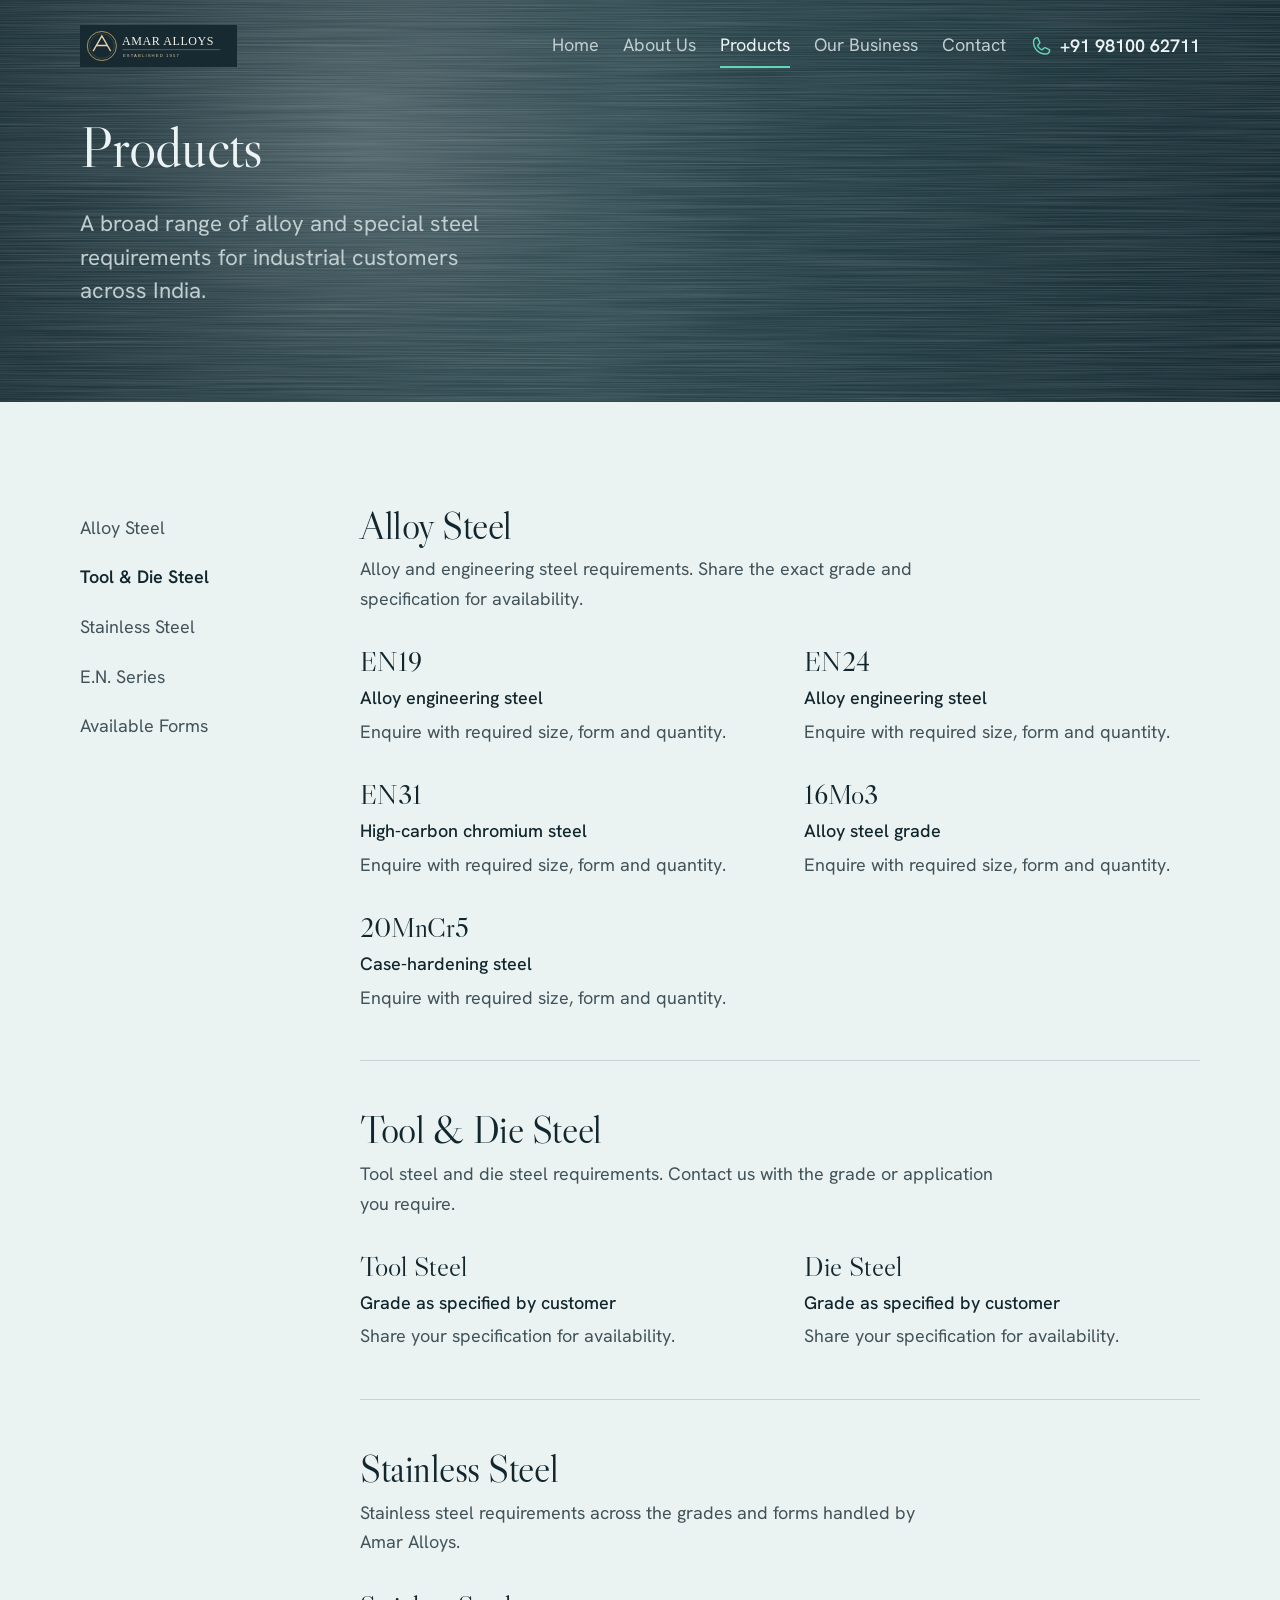
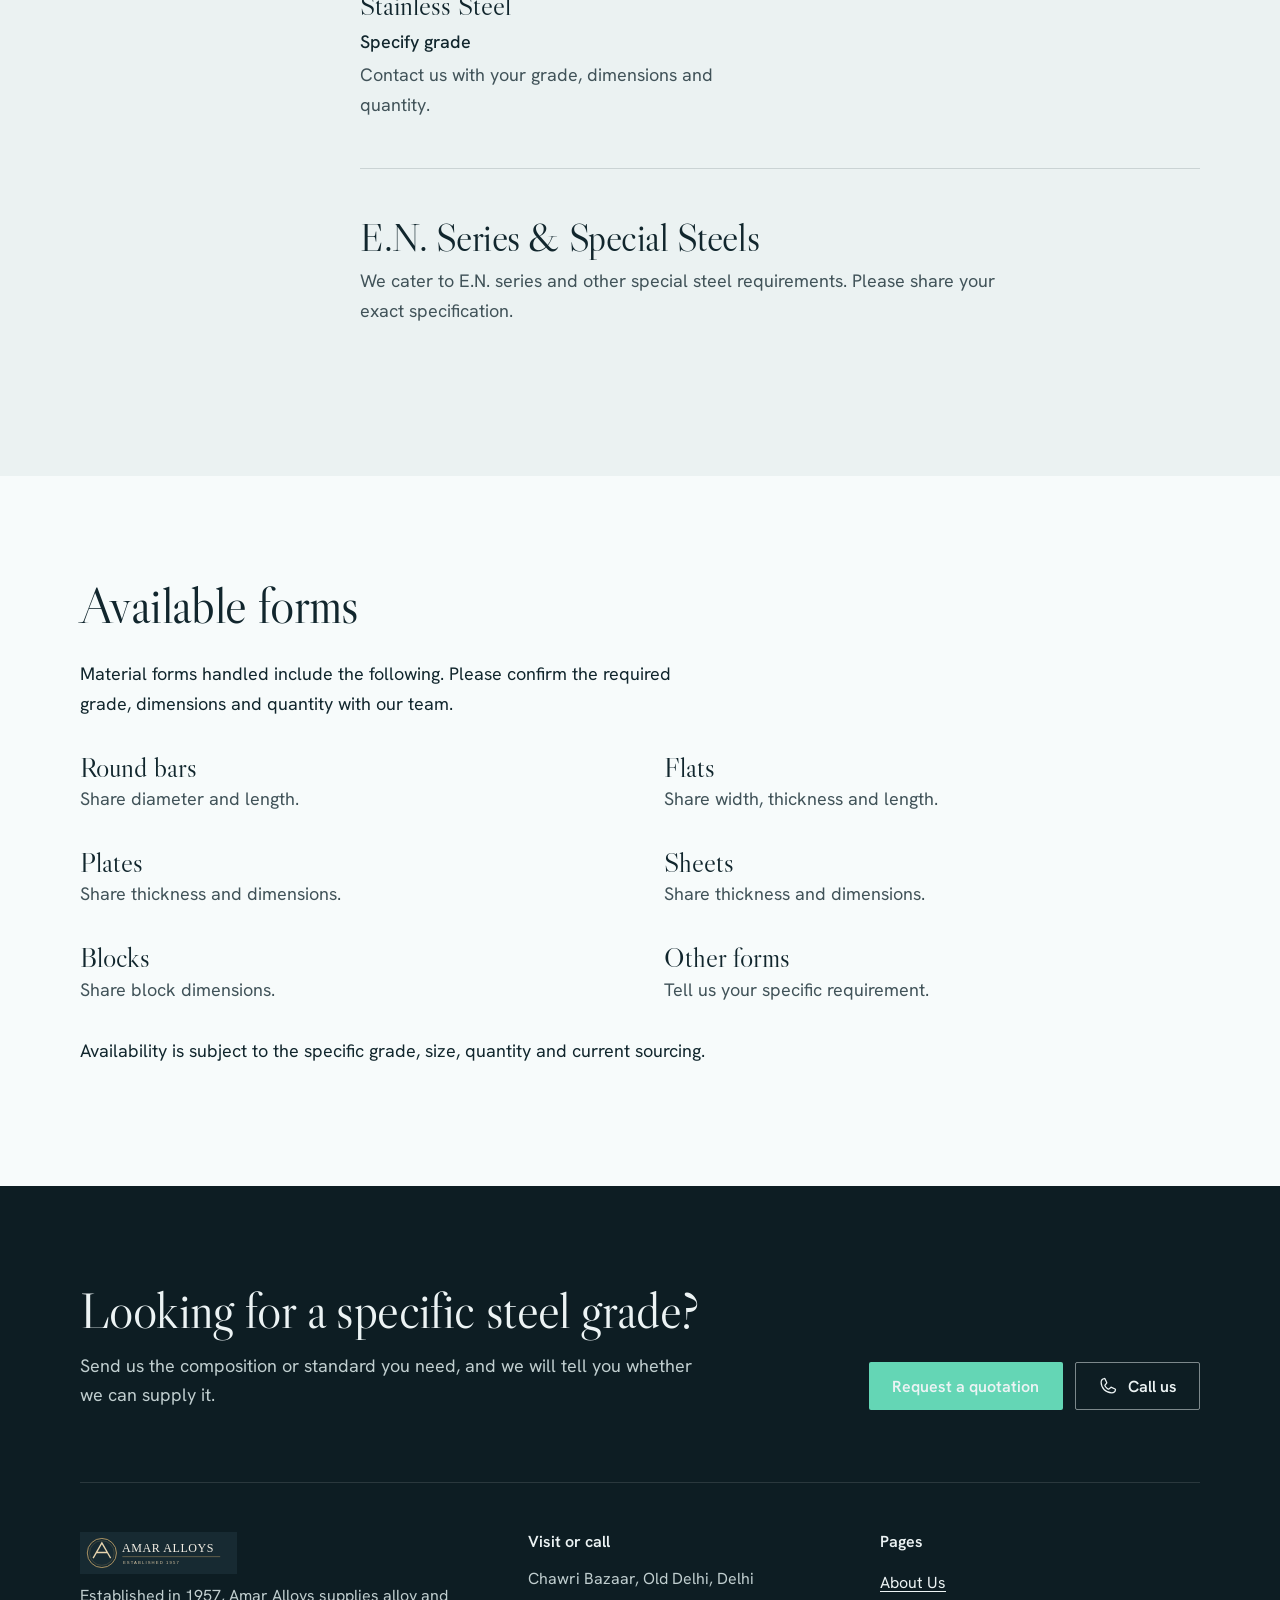
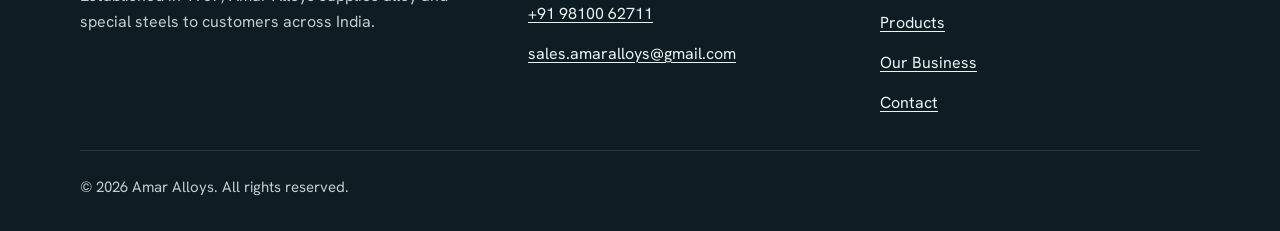
<file: products.html>
<!DOCTYPE html>
<html lang="en">
<head>
  <meta charset="utf-8">
  <meta name="viewport" content="width=device-width, initial-scale=1">
  <meta name="color-scheme" content="light dark">
  <script>document.documentElement.className += ' js';</script>

  
  <title>Alloy &amp; Special Steel Products | Amar Alloys</title>
  <meta name="description" content="Explore alloy steel, tool steel, die steel, stainless steel and E.N. series requirements supplied by Amar Alloys, Delhi. Enquire for availability and pricing.">
  <meta name="theme-color" content="#2c3a40">
  <meta property="og:title" content="Alloy &amp; Special Steel Products | Amar Alloys">
  <meta property="og:description" content="Alloy, tool, die and stainless steels, plus E.N. series requirements. PAN India supply.">
  <meta property="og:type" content="website">
  <link rel="icon" href="images/favicon.svg" type="image/svg+xml">

  <link rel="preload" href="fonts/libre-caslon-display-latin-400-normal.woff2" as="font" type="font/woff2" crossorigin>
  <link rel="preload" href="fonts/hanken-grotesk-latin-wght-normal.woff2" as="font" type="font/woff2" crossorigin>
  <link rel="stylesheet" href="css/style.css">
</head>
<body>
  <svg width="0" height="0" style="position:absolute" aria-hidden="true" focusable="false"><defs><symbol id="i-phone" viewBox="0 0 256 256"><path d="M222.37,158.46l-47.11-21.11-.13-.06a16,16,0,0,0-15.17,1.4,8.12,8.12,0,0,0-.75.56L134.87,160c-15.42-7.49-31.34-23.29-38.83-38.51l20.78-24.71c.2-.25.39-.5.57-.77a16,16,0,0,0,1.32-15.06l0-.12L97.54,33.64a16,16,0,0,0-16.62-9.52A56.26,56.26,0,0,0,32,80c0,79.4,64.6,144,144,144a56.26,56.26,0,0,0,55.88-48.92A16,16,0,0,0,222.37,158.46ZM176,208A128.14,128.14,0,0,1,48,80,40.2,40.2,0,0,1,82.87,40a.61.61,0,0,0,0,.12l21,47L83.2,111.86a6.13,6.13,0,0,0-.57.77,16,16,0,0,0-1,15.7c9.06,18.53,27.73,37.06,46.46,46.11a16,16,0,0,0,15.75-1.14,8.44,8.44,0,0,0,.74-.56L168.89,152l47,21.05h0s.08,0,.11,0A40.21,40.21,0,0,1,176,208Z"/></symbol><symbol id="i-whatsapp" viewBox="0 0 256 256"><path d="M187.58,144.84l-32-16a8,8,0,0,0-8,.5l-14.69,9.8a40.55,40.55,0,0,1-16-16l9.8-14.69a8,8,0,0,0,.5-8l-16-32A8,8,0,0,0,104,64a40,40,0,0,0-40,40,88.1,88.1,0,0,0,88,88,40,40,0,0,0,40-40A8,8,0,0,0,187.58,144.84ZM152,176a72.08,72.08,0,0,1-72-72A24,24,0,0,1,99.29,80.46l11.48,23L101,118a8,8,0,0,0-.73,7.51,56.47,56.47,0,0,0,30.15,30.15A8,8,0,0,0,138,155l14.61-9.74,23,11.48A24,24,0,0,1,152,176ZM128,24A104,104,0,0,0,36.18,176.88L24.83,210.93a16,16,0,0,0,20.24,20.24l34.05-11.35A104,104,0,1,0,128,24Zm0,192a87.87,87.87,0,0,1-44.06-11.81,8,8,0,0,0-6.54-.67L40,216,52.47,178.6a8,8,0,0,0-.66-6.54A88,88,0,1,1,128,216Z"/></symbol><symbol id="i-pin" viewBox="0 0 256 256"><path d="M128,64a40,40,0,1,0,40,40A40,40,0,0,0,128,64Zm0,64a24,24,0,1,1,24-24A24,24,0,0,1,128,128Zm0-112a88.1,88.1,0,0,0-88,88c0,31.4,14.51,64.68,42,96.25a254.19,254.19,0,0,0,41.45,38.3,8,8,0,0,0,9.18,0A254.19,254.19,0,0,0,174,200.25c27.45-31.57,42-64.85,42-96.25A88.1,88.1,0,0,0,128,16Zm0,206c-16.53-13-72-60.75-72-118a72,72,0,0,1,144,0C200,161.23,144.53,209,128,222Z"/></symbol><symbol id="i-clock" viewBox="0 0 256 256"><path d="M128,24A104,104,0,1,0,232,128,104.11,104.11,0,0,0,128,24Zm0,192a88,88,0,1,1,88-88A88.1,88.1,0,0,1,128,216Zm64-88a8,8,0,0,1-8,8H128a8,8,0,0,1-8-8V72a8,8,0,0,1,16,0v48h48A8,8,0,0,1,192,128Z"/></symbol><symbol id="i-mail" viewBox="0 0 256 256"><path d="M224,48H32a8,8,0,0,0-8,8V192a16,16,0,0,0,16,16H216a16,16,0,0,0,16-16V56A8,8,0,0,0,224,48ZM203.43,64,128,133.15,52.57,64ZM216,192H40V74.19l82.59,75.71a8,8,0,0,0,10.82,0L216,74.19V192Z"/></symbol><symbol id="i-arrow" viewBox="0 0 256 256"><path d="M221.66,133.66l-72,72a8,8,0,0,1-11.32-11.32L196.69,136H40a8,8,0,0,1,0-16H196.69L138.34,61.66a8,8,0,0,1,11.32-11.32l72,72A8,8,0,0,1,221.66,133.66Z"/></symbol><symbol id="i-close" viewBox="0 0 256 256"><path d="M205.66,194.34a8,8,0,0,1-11.32,11.32L128,139.31,61.66,205.66a8,8,0,0,1-11.32-11.32L116.69,128,50.34,61.66A8,8,0,0,1,61.66,50.34L128,116.69l66.34-66.35a8,8,0,0,1,11.32,11.32L139.31,128Z"/></symbol><symbol id="i-prev" viewBox="0 0 256 256"><path d="M165.66,202.34a8,8,0,0,1-11.32,11.32l-80-80a8,8,0,0,1,0-11.32l80-80a8,8,0,0,1,11.32,11.32L91.31,128Z"/></symbol><symbol id="i-next" viewBox="0 0 256 256"><path d="M181.66,133.66l-80,80a8,8,0,0,1-11.32-11.32L164.69,128,90.34,53.66a8,8,0,0,1,11.32-11.32l80,80A8,8,0,0,1,181.66,133.66Z"/></symbol><symbol id="i-check" viewBox="0 0 256 256"><path d="M173.66,98.34a8,8,0,0,1,0,11.32l-56,56a8,8,0,0,1-11.32,0l-24-24a8,8,0,0,1,11.32-11.32L112,148.69l50.34-50.35A8,8,0,0,1,173.66,98.34ZM232,128A104,104,0,1,1,128,24,104.11,104.11,0,0,1,232,128Zm-16,0a88,88,0,1,0-88,88A88.1,88.1,0,0,0,216,128Z"/></symbol><symbol id="i-warn" viewBox="0 0 256 256"><path d="M128,24A104,104,0,1,0,232,128,104.11,104.11,0,0,0,128,24Zm0,192a88,88,0,1,1,88-88A88.1,88.1,0,0,1,128,216Zm-8-80V80a8,8,0,0,1,16,0v56a8,8,0,0,1-16,0Zm20,36a12,12,0,1,1-12-12A12,12,0,0,1,140,172Z"/></symbol><symbol id="i-menu" viewBox="0 0 256 256"><path d="M224,128a8,8,0,0,1-8,8H40a8,8,0,0,1,0-16H216A8,8,0,0,1,224,128ZM40,72H216a8,8,0,0,0,0-16H40a8,8,0,0,0,0,16ZM216,184H40a8,8,0,0,0,0,16H216a8,8,0,0,0,0-16Z"/></symbol></defs></svg>
  <a class="skip" href="#main">Skip to content</a>

  <div class="masthead">
    <header class="site-header container">
      <a class="brand" href="index.html" aria-label="Amar Alloys home"><img src="images/amar-alloys-logo.svg" alt="Amar Alloys — Established 1957" style="height:42px;width:auto;display:block"></a>
      <button class="nav-toggle" aria-expanded="false" aria-controls="site-nav"><svg class="icon" aria-hidden="true" focusable="false"><use href="#i-menu"/></svg>Menu</button>
      <nav id="site-nav" aria-label="Main">
        <a href="index.html">Home</a>
        <a href="about.html">About Us</a>
        <a href="products.html" aria-current="page">Products</a>
        <a href="gallery.html">Our Business</a>
        <a href="contact.html">Contact</a>
        <a class="nav-phone" href="tel:+919810062711"><svg class="icon" aria-hidden="true" focusable="false"><use href="#i-phone"/></svg>+91 98100 62711</a>
      </nav>
    </header>
    <section class="hero hero--page container">
      <div>
        <h1 class="rise" style="--i:0">Products</h1>
        <p class="lead rise" style="--i:1">A broad range of alloy and special steel requirements for industrial customers across India.</p>
      </div>
    </section>
  </div>

  <main id="main">
    <section class="section">
      <div class="container catalog">
        <nav class="catalog-nav" aria-label="Steel categories">
          <ul>
            <li><a href="#alloy-steel">Alloy Steel</a></li>
            <li><a href="#tool-die">Tool &amp; Die Steel</a></li>
            <li><a href="#stainless">Stainless Steel</a></li>
            <li><a href="#en-series">E.N. Series</a></li>
            <li><a href="#forms">Available Forms</a></li>
          </ul>
        </nav>
        <div>
          <section class="family" id="alloy-steel" aria-labelledby="h-alloy-steel">
            <h2 id="h-alloy-steel">Alloy Steel</h2>
            <p class="family-intro">Alloy and engineering steel requirements. Share the exact grade and specification for availability.</p>
            <dl class="alloy-list">
              <div class="alloy"><dt>EN19</dt><dd class="made">Alloy engineering steel</dd><dd>Enquire with required size, form and quantity.</dd></div>
              <div class="alloy"><dt>EN24</dt><dd class="made">Alloy engineering steel</dd><dd>Enquire with required size, form and quantity.</dd></div>
              <div class="alloy"><dt>EN31</dt><dd class="made">High-carbon chromium steel</dd><dd>Enquire with required size, form and quantity.</dd></div>
              <div class="alloy"><dt>16Mo3</dt><dd class="made">Alloy steel grade</dd><dd>Enquire with required size, form and quantity.</dd></div>
              <div class="alloy"><dt>20MnCr5</dt><dd class="made">Case-hardening steel</dd><dd>Enquire with required size, form and quantity.</dd></div>
            </dl>
          </section>
          <section class="family" id="tool-die" aria-labelledby="h-tool-die">
            <h2 id="h-tool-die">Tool &amp; Die Steel</h2>
            <p class="family-intro">Tool steel and die steel requirements. Contact us with the grade or application you require.</p>
            <dl class="alloy-list">
              <div class="alloy"><dt>Tool Steel</dt><dd class="made">Grade as specified by customer</dd><dd>Share your specification for availability.</dd></div>
              <div class="alloy"><dt>Die Steel</dt><dd class="made">Grade as specified by customer</dd><dd>Share your specification for availability.</dd></div>
            </dl>
          </section>
          <section class="family" id="stainless" aria-labelledby="h-stainless">
            <h2 id="h-stainless">Stainless Steel</h2>
            <p class="family-intro">Stainless steel requirements across the grades and forms handled by Amar Alloys.</p>
            <dl class="alloy-list"><div class="alloy"><dt>Stainless Steel</dt><dd class="made">Specify grade</dd><dd>Contact us with your grade, dimensions and quantity.</dd></div></dl>
          </section>
          <section class="family" id="en-series" aria-labelledby="h-en-series">
            <h2 id="h-en-series">E.N. Series &amp; Special Steels</h2>
            <p class="family-intro">We cater to E.N. series and other special steel requirements. Please share your exact specification.</p>
          </section>
        </div>
      </div>
    </section>

    <section class="section section--surface" id="forms">
      <div class="container">
        <h2>Available forms</h2>
        <p>Material forms handled include the following. Please confirm the required grade, dimensions and quantity with our team.</p>
        <ul class="forms">
          <li><strong>Round bars</strong><span>Share diameter and length.</span></li>
          <li><strong>Flats</strong><span>Share width, thickness and length.</span></li>
          <li><strong>Plates</strong><span>Share thickness and dimensions.</span></li>
          <li><strong>Sheets</strong><span>Share thickness and dimensions.</span></li>
          <li><strong>Blocks</strong><span>Share block dimensions.</span></li>
          <li><strong>Other forms</strong><span>Tell us your specific requirement.</span></li>
        </ul>
        <p style="margin-top: var(--s6)">Availability is subject to the specific grade, size, quantity and current sourcing.</p>
      </div>
    </section>

  </main>

  <footer class="site-footer">
    <div class="container">
      <section class="closing">
        <div>
          <h2>Looking for a specific steel grade?</h2>
          <p>Send us the composition or standard you need, and we will tell you whether we can supply it.</p>
        </div>
        <div class="hero-actions">
          <a class="btn btn-lit" href="contact.html">Request a quotation</a>
          <a class="btn btn-outline" href="tel:+919810062711"><svg class="icon" aria-hidden="true" focusable="false"><use href="#i-phone"/></svg>Call us</a>
        </div>
      </section>
      <div class="footer-grid">
        <div>
          <a class="brand" href="index.html" aria-label="Amar Alloys home"><img src="images/amar-alloys-logo.svg" alt="Amar Alloys — Established 1957" style="height:42px;width:auto;display:block"></a>
          <p>Established in 1957, Amar Alloys supplies alloy and special steels to customers across India.</p>
        </div>
        <div>
          <h2>Visit or call</h2>
          
          <ul>
            <li>Chawri Bazaar, Old Delhi, Delhi</li>
            <li><a href="tel:+919810062711">+91 98100 62711</a></li>
            <li><a href="mailto:sales.amaralloys@gmail.com">sales.amaralloys@gmail.com</a></li>
          </ul>
        </div>
        <div>
          <h2>Pages</h2>
          <ul>
            <li><a href="about.html">About Us</a></li>
            <li><a href="products.html">Products</a></li>
            <li><a href="gallery.html">Our Business</a></li>
            <li><a href="contact.html">Contact</a></li>
          </ul>
        </div>
      </div>
      <p class="copyright">&copy; <span data-year>2026</span> Amar Alloys. All rights reserved.</p>
    </div>
  </footer>

  <nav class="action-bar" aria-label="Quick actions">
    <a class="btn btn-lit" href="tel:+919810062711"><svg class="icon" aria-hidden="true" focusable="false"><use href="#i-phone"/></svg>Call us</a>
    <a class="btn btn-outline" href="https://wa.me/919810062711?text=Hello%20Amar%20Alloys%2C%20I%20would%20like%20to%20enquire%20about%20your%20steel%20products.%20Grade%20/%20Specification%3A%20__.%20Size%20%26%20Form%3A%20__.%20Quantity%3A%20__.%20Company%20Name%3A%20__.%20Delivery%20Location%3A%20__.%20Please%20share%20availability%20and%20quotation." target="_blank" rel="noopener"><svg class="icon" aria-hidden="true" focusable="false"><use href="#i-whatsapp"/></svg>WhatsApp</a>
    <a class="btn btn-outline" href="https://www.google.com/maps/search/?api=1&amp;query=Chawri%20Bazaar%2C%20Old%20Delhi%2C%20Delhi" target="_blank" rel="noopener"><svg class="icon" aria-hidden="true" focusable="false"><use href="#i-pin"/></svg>Directions</a>
  </nav>

  <script src="js/main.js"></script>
</body>
</html>
</file>
<file: css/style.css>
/* ==========================================================
   Amar Alloys - site styles

   Design notes
   - One accent colour only: patina (the green copper alloys
     take on with age). Everything else is tinted neutrals.
   - Light and dark mode follow the visitor's device setting.
   - One corner radius for everything (--radius).
   - Change colours, fonts and spacing in the tokens below.
   ========================================================== */

@font-face {
  font-family: "Libre Caslon Display";
  src: url("../fonts/libre-caslon-display-latin-400-normal.woff2") format("woff2");
  font-weight: 400; font-style: normal; font-display: swap;
}
@font-face {
  font-family: "Hanken Grotesk";
  src: url("../fonts/hanken-grotesk-latin-wght-normal.woff2") format("woff2");
  font-weight: 100 900; font-style: normal; font-display: swap;
}

/* ---------- Tokens ---------- */
:root {
  color-scheme: light dark;

  /* surfaces and text (light) */
  --ground: oklch(0.955 0.007 205);
  --surface: oklch(0.985 0.004 205);
  --ink: oklch(0.255 0.03 220);
  --ink-soft: oklch(0.43 0.025 220);
  --rule: oklch(0.86 0.01 205);

  /* the single accent */
  --accent: oklch(0.48 0.09 180);
  --accent-strong: oklch(0.40 0.08 182);
  --on-accent: oklch(0.985 0.005 190);

  /* feedback (always paired with an icon and text) */
  --danger: oklch(0.50 0.17 25);
  --ring: oklch(0.48 0.09 180 / 0.3);

  /* brushed metal surfaces (same in both modes) */
  --metal-1: oklch(0.30 0.03 220);
  --metal-2: oklch(0.38 0.035 215);
  --metal-3: oklch(0.28 0.03 222);
  --metal-deep: oklch(0.22 0.025 222);
  --on-metal: oklch(0.96 0.008 200);
  --on-metal-soft: oklch(0.84 0.015 205);
  --accent-lit: oklch(0.80 0.115 172);
  --accent-lit-hover: oklch(0.86 0.11 172);
  --on-accent-lit: oklch(0.22 0.04 215);

  --shadow: 0 1px 2px oklch(0.25 0.03 220 / 0.12), 0 18px 36px -16px oklch(0.25 0.03 220 / 0.32);

  /* type */
  --serif: "Libre Caslon Display", "Libre Caslon Text", Georgia, "Times New Roman", serif;
  --sans: "Hanken Grotesk", system-ui, -apple-system, "Segoe UI", Roboto, sans-serif;
  --step-0: 1.125rem;
  --step-1: 1.4rem;
  --step-2: 1.75rem;
  --step-3: clamp(1.9rem, 3vw, 2.4rem);
  --step-4: clamp(2.2rem, 4vw, 3.2rem);
  --step-5: clamp(2.4rem, 5.2vw, 4.25rem);

  /* spacing (8pt scale) */
  --s1: 0.25rem; --s2: 0.5rem; --s3: 0.75rem; --s4: 1rem; --s5: 1.5rem;
  --s6: 2rem; --s7: 3rem; --s8: 4.5rem; --s9: 6rem;

  --gutter: clamp(1.25rem, 4vw, 2.5rem);
  --max: 1120px;
  --radius: 2px;
  --ease: cubic-bezier(0.16, 1, 0.3, 1);
  --z-bar: 40;
}

@media (prefers-color-scheme: dark) {
  :root {
    --ground: oklch(0.21 0.02 222);
    --surface: oklch(0.25 0.022 222);
    --ink: oklch(0.94 0.008 200);
    --ink-soft: oklch(0.76 0.015 205);
    --rule: oklch(0.36 0.02 220);
    --accent: oklch(0.80 0.115 172);
    --accent-strong: oklch(0.86 0.11 172);
    --on-accent: oklch(0.22 0.04 215);
    --danger: oklch(0.78 0.13 25);
    --ring: oklch(0.80 0.115 172 / 0.35);
    --metal-deep: oklch(0.18 0.02 222);
    --shadow: 0 1px 2px oklch(0.1 0.02 220 / 0.4), 0 18px 36px -16px oklch(0.1 0.02 220 / 0.6);
  }
}

/* ---------- Base ---------- */
*, *::before, *::after { box-sizing: border-box; }
html { scroll-behavior: smooth; -webkit-text-size-adjust: 100%; }
body {
  margin: 0;
  font: 400 var(--step-0) / 1.65 var(--sans);
  color: var(--ink);
  background: var(--ground);
  -webkit-font-smoothing: antialiased;
}
img { max-width: 100%; height: auto; display: block; }
p { margin: 0 0 1em; max-inline-size: 64ch; text-wrap: pretty; }
a { color: var(--accent); text-underline-offset: 0.2em; text-decoration-thickness: 1px; transition: text-decoration-thickness 0.15s var(--ease); }
a:hover { text-decoration-thickness: 2px; }
h1, h2, h3 { text-wrap: balance; }
h1, h2 { font-family: var(--serif); font-weight: 400; line-height: 1.08; letter-spacing: -0.012em; margin: 0 0 0.5em; }
h1 { font-size: var(--step-5); }
h2 { font-size: var(--step-4); }
h3 { font: 600 var(--step-0) / 1.3 var(--sans); margin: 0 0 0.25em; }
ul, ol, dl { margin: 0; padding: 0; }
:focus-visible { outline: 3px solid var(--accent); outline-offset: 3px; border-radius: var(--radius); }
.masthead :focus-visible, .site-footer :focus-visible, .action-bar :focus-visible { outline-color: var(--accent-lit); }

.container { width: min(100% - 2 * var(--gutter), var(--max)); margin-inline: auto; }
.visually-hidden { position: absolute; width: 1px; height: 1px; overflow: hidden; clip-path: inset(50%); white-space: nowrap; }
.skip { position: absolute; left: -999px; top: 0; background: var(--surface); color: var(--ink); padding: var(--s3) var(--s4); z-index: 100; }
.skip:focus { left: var(--s2); top: var(--s2); }
.icon { inline-size: 1.25em; block-size: 1.25em; fill: currentColor; flex: none; }

/* ---------- Buttons: one primary per view, the rest stay quiet ---------- */
.btn {
  display: inline-flex; align-items: center; justify-content: center; gap: 0.6rem;
  min-height: 3rem; padding: 0.7rem 1.4rem;
  border: 1.5px solid transparent; border-radius: var(--radius);
  font: 600 1rem / 1.2 var(--sans); text-decoration: none; white-space: nowrap;
  cursor: pointer; touch-action: manipulation;
  transition: background-color 0.18s var(--ease), border-color 0.18s var(--ease), transform 0.12s var(--ease);
}
.btn:hover { text-decoration: none; }
.btn:active { transform: translateY(1px); }
.btn[disabled] { opacity: 0.55; cursor: progress; }
.btn-primary { background: var(--accent); color: var(--on-accent); }
.btn-primary:hover { background: var(--accent-strong); }
.btn-lit { background: var(--accent-lit); color: var(--on-accent-lit); }
.btn-lit:hover { background: var(--accent-lit-hover); }
.btn-outline { border-color: oklch(0.96 0.008 200 / 0.5); color: var(--on-metal); }
.btn-outline:hover { background: oklch(1 0 0 / 0.1); border-color: oklch(0.96 0.008 200 / 0.8); }
.btn-quiet { border-color: var(--ink-soft); color: var(--ink); }
.btn-quiet:hover { background: var(--rule); }

/* ---------- Masthead: header and hero on brushed metal ---------- */
.masthead {
  position: relative; isolation: isolate; overflow: hidden;
  color: var(--on-metal);
  background: linear-gradient(100deg, var(--metal-1) 0%, var(--metal-2) 48%, var(--metal-3) 100%);
}
.masthead::before { /* brushed streaks */
  content: ""; position: absolute; inset: 0; z-index: -2; opacity: 0.2;
  background-size: cover; background-position: center; background-repeat: no-repeat;
  background-image: url("data:image/svg+xml,%3Csvg xmlns='http://www.w3.org/2000/svg' width='1600' height='900'%3E%3Cfilter id='n'%3E%3CfeTurbulence type='fractalNoise' baseFrequency='0.004 0.9' numOctaves='3' seed='4'/%3E%3CfeColorMatrix values='0 0 0 0 1 0 0 0 0 1 0 0 0 0 1 1.2 0 0 0 -0.35'/%3E%3C/filter%3E%3Crect width='100%25' height='100%25' filter='url(%23n)'/%3E%3C/svg%3E");
}
.masthead::after { /* moving highlight, positioned by js/main.js */
  content: ""; position: absolute; inset: 0; z-index: -1; pointer-events: none;
  background: radial-gradient(560px circle at var(--mx, 30%) var(--my, 25%),
    oklch(1 0 0 / 0.2), oklch(1 0 0 / 0.05) 42%, transparent 72%);
}

.site-header { display: flex; flex-wrap: wrap; align-items: center; justify-content: space-between; gap: var(--s3) var(--s6); padding-block: var(--s5); }
.brand { display: inline-flex; align-items: center; min-height: 2.75rem; font-family: var(--serif); font-size: 1.7rem; line-height: 1; color: var(--on-metal); text-decoration: none; }
.brand:hover { text-decoration: none; }
#site-nav { display: flex; flex-wrap: wrap; align-items: center; gap: var(--s1) var(--s5); }
#site-nav a:not(.nav-phone) {
  display: inline-flex; align-items: center; min-height: 2.75rem;
  color: var(--on-metal-soft); text-decoration: none;
  border-bottom: 2px solid transparent; transition: color 0.15s var(--ease), border-color 0.15s var(--ease);
}
#site-nav a:not(.nav-phone):hover { color: var(--on-metal); border-bottom-color: oklch(0.96 0.008 200 / 0.5); }
#site-nav a[aria-current="page"] { color: var(--on-metal); border-bottom-color: var(--accent-lit); }
.nav-phone { display: inline-flex; align-items: center; gap: 0.5rem; min-height: 2.75rem; font-weight: 600; color: var(--on-metal); text-decoration: none; }
.nav-phone .icon { color: var(--accent-lit); }
.nav-toggle {
  display: none; align-items: center; gap: 0.5rem; min-height: 3rem; padding: 0 1rem;
  font: 600 1rem var(--sans); color: var(--on-metal); cursor: pointer; touch-action: manipulation;
  background: transparent; border: 1.5px solid oklch(0.96 0.008 200 / 0.5); border-radius: var(--radius);
}

/* ---------- Hero ---------- */
.hero {
  display: grid; grid-template-columns: minmax(0, 1.5fr) minmax(0, 0.5fr); gap: var(--s7); align-items: center;
  padding-block: var(--s6) calc(var(--s9) + var(--s4));
}
.hero--page { grid-template-columns: minmax(0, 1fr); padding-block: var(--s5) var(--s8); }
.hero--page h1 { font-size: clamp(2.3rem, 4.6vw, 3.6rem); }
.hero .lead { font-size: var(--step-1); line-height: 1.5; color: var(--on-metal-soft); max-inline-size: 36ch; }
.hero-actions { display: flex; flex-wrap: wrap; gap: var(--s3); margin-top: var(--s5); }
.seal { inline-size: min(100%, 280px); justify-self: center; filter: drop-shadow(0 14px 22px oklch(0.15 0.03 220 / 0.5)); }

.seal { color: var(--accent-lit); }
.seal .m-a { stop-color: oklch(0.46 0.04 215); }
.seal .m-b { stop-color: oklch(0.26 0.03 222); }
.seal-ring, .seal-year { font-family: var(--sans); letter-spacing: 0.04em; }
.seal-ring { font-family: var(--serif); }
.seal-mono { font-family: var(--serif); fill: var(--on-metal); }

/* ---------- Key facts ledge (Pareto: what most visitors came for) ---------- */
.ledge {
  position: relative; margin-top: calc(-1 * var(--s7)); margin-bottom: var(--s6);
  display: grid; grid-template-columns: 1fr 1.25fr 1fr; gap: var(--s6);
  padding: var(--s6); background: var(--surface); border-radius: var(--radius); box-shadow: var(--shadow);
}
.fact { display: grid; grid-template-columns: auto 1fr; column-gap: var(--s3); align-content: start; }
.fact > .icon { color: var(--accent); margin-top: 0.2rem; inline-size: 1.5rem; block-size: 1.5rem; }
.fact h2 { font: 600 1rem / 1.4 var(--sans); letter-spacing: 0; margin: 0 0 var(--s1); color: var(--ink-soft); }
.fact p, .fact .fact-line { margin: 0; font-size: 1.0625rem; line-height: 1.5; }
.fact .links { display: flex; flex-wrap: wrap; gap: 0 var(--s4); margin-top: var(--s1); font-weight: 600; }
.fact a { display: inline-flex; align-items: center; }
.open-status { display: flex; align-items: baseline; gap: 0.55rem; font-weight: 600; line-height: 1.5; margin: 0 0 var(--s1); }
.open-status::before { content: ""; flex: none; inline-size: 0.65rem; block-size: 0.65rem; border-radius: 50%; border: 2px solid var(--ink-soft); transform: translateY(-0.05em); }
.open-status[hidden] { display: none; }
.open-status[data-state="open"]::before { background: var(--accent); border-color: var(--accent); }

/* ---------- Sections ---------- */
.section { padding-block: clamp(3.5rem, 8vw, 6.5rem); }
.section--surface { background: var(--surface); }

.story { display: grid; grid-template-columns: minmax(0, 1fr) minmax(0, 0.8fr); gap: clamp(2rem, 6vw, var(--s8)); align-items: start; }
.story figure { margin-top: var(--s7); }
.story h2 { max-inline-size: 14ch; }
.story h3 { margin-top: var(--s6); }
figure { margin: 0; }
figure img { inline-size: 100%; border-radius: var(--radius); }
figcaption { margin-top: var(--s2); font-size: 0.9375rem; color: var(--ink-soft); }
.text-link { display: inline-flex; align-items: center; gap: 0.5rem; font-weight: 600; }
.text-link .icon { transition: transform 0.2s var(--ease); }
.text-link:hover .icon { transform: translateX(3px); }

.principles { list-style: none; display: grid; gap: var(--s3); margin: var(--s5) 0 0; }
.principles li { max-inline-size: 60ch; }
.principles strong { font-weight: 600; }

.supply { display: grid; grid-template-columns: minmax(0, 0.9fr) minmax(0, 1.1fr); gap: clamp(2rem, 6vw, var(--s8)); align-items: start; }
.quad { display: grid; grid-template-columns: 1fr 1fr; gap: var(--s6) var(--s7); }
.quad dt, .alloy dt { font-family: var(--serif); font-size: var(--step-2); line-height: 1.2; }
.quad dd, .alloy dd { margin: var(--s1) 0 0; color: var(--ink-soft); }

/* Products catalogue */
.catalog { display: grid; grid-template-columns: minmax(0, 13rem) minmax(0, 1fr); gap: clamp(2rem, 6vw, var(--s8)); align-items: start; }
.catalog-nav { position: sticky; top: var(--s5); }
.catalog-nav ul { list-style: none; display: grid; gap: var(--s1); }
.catalog-nav a { display: block; padding: 0.5rem 0; color: var(--ink-soft); text-decoration: none; transition: color 0.15s var(--ease); }
.catalog-nav a:hover { color: var(--ink); }
.catalog-nav a[aria-current="true"] { color: var(--ink); font-weight: 600; }
.family { scroll-margin-top: var(--s5); padding-block: var(--s7); }
.family:first-child { padding-top: 0; }
.family + .family { border-top: 1px solid var(--rule); }
.family h2 { font-size: var(--step-3); margin-bottom: var(--s2); }
.family-intro { color: var(--ink-soft); margin: 0; }
.alloy-list { display: grid; grid-template-columns: repeat(2, minmax(0, 1fr)); gap: var(--s6) var(--s7); margin: var(--s6) 0 0; }
.alloy .made { color: var(--ink); font-weight: 500; }
.alloy dd + dd { margin-top: var(--s1); }

.forms { list-style: none; display: grid; grid-template-columns: repeat(2, minmax(0, 1fr)); gap: var(--s6) var(--s7); margin-top: var(--s6); }
.forms strong { display: block; font-family: var(--serif); font-weight: 400; font-size: var(--step-2); line-height: 1.2; }
.forms span { color: var(--ink-soft); }

/* Timeline (a real sequence, so dates stay) */
.timeline { --yr: 8rem; list-style: none; display: grid; margin-top: var(--s6); }
.timeline li { position: relative; display: grid; grid-template-columns: var(--yr) minmax(0, 1fr); gap: var(--s6); padding-block: var(--s5); }
.timeline li::before { content: ""; position: absolute; inset-block: 0; inset-inline-start: calc(var(--yr) + var(--s6) / 2); inline-size: 1px; background: var(--rule); }
.timeline li::after { content: ""; position: absolute; inset-block-start: calc(var(--s5) + 0.55rem); inset-inline-start: calc(var(--yr) + var(--s6) / 2 - 5px); inline-size: 11px; block-size: 11px; border-radius: 50%; background: var(--accent); box-shadow: 0 0 0 4px var(--ground); }
.section--surface .timeline li::after { box-shadow: 0 0 0 4px var(--surface); }
.timeline time { font-family: var(--serif); font-size: var(--step-3); line-height: 1.1; text-align: right; }
.timeline h3 { margin-top: 0.3rem; }
.timeline p { margin: 0; color: var(--ink-soft); }

/* Gallery */
.gallery { display: grid; grid-template-columns: repeat(12, minmax(0, 1fr)); grid-auto-rows: clamp(11rem, 20vw, 15rem); gap: var(--s3); }
.tile { position: relative; display: block; padding: 0; border: 0; background: var(--rule); cursor: zoom-in; border-radius: var(--radius); overflow: hidden; touch-action: manipulation; }
.tile:nth-child(1) { grid-column: span 7; grid-row: span 2; }
.tile:nth-child(2), .tile:nth-child(3) { grid-column: span 5; }
.tile:nth-child(n + 4) { grid-column: span 4; }
.tile img { inline-size: 100%; block-size: 100%; object-fit: cover; transition: transform 0.6s var(--ease); }
.tile:hover img { transform: scale(1.03); }
.gallery-captions { margin-top: var(--s4); color: var(--ink-soft); font-size: 0.9375rem; }

dialog { border: 0; padding: 0; border-radius: var(--radius); inline-size: min(94vw, 1040px); max-inline-size: none; background: var(--metal-deep); color: var(--on-metal); }
dialog::backdrop { background: oklch(0.12 0.02 222 / 0.85); }
dialog img { inline-size: 100%; max-block-size: 74vh; object-fit: contain; }
dialog .lb-bar { display: flex; align-items: center; justify-content: space-between; gap: var(--s3); padding: var(--s3) var(--s4); }
dialog .lb-bar p { margin: 0; max-inline-size: none; }
dialog .lb-actions { display: flex; gap: var(--s2); }
dialog .btn { min-width: 3rem; padding-inline: 0.8rem; }

/* Contact */
.contact-grid { display: grid; grid-template-columns: minmax(0, 1.15fr) minmax(0, 0.85fr); gap: clamp(2rem, 6vw, var(--s8)); align-items: start; }
.contact-form h2, .contact-details h2 { font-size: var(--step-3); }
.field { margin-bottom: var(--s5); }
label, .label { display: block; font-weight: 600; margin-bottom: var(--s1); }
.hint { display: block; font-weight: 400; color: var(--ink-soft); font-size: 0.9375rem; }
input, textarea {
  inline-size: 100%; min-height: 3rem; padding: 0.7rem 0.9rem;
  font: inherit; font-size: 1.0625rem; color: var(--ink); background: var(--surface);
  border: 1.5px solid var(--ink-soft); border-radius: var(--radius);
  transition: border-color 0.15s var(--ease), box-shadow 0.15s var(--ease);
}
textarea { min-height: 9rem; resize: vertical; }
input:focus-visible, textarea:focus-visible { outline: none; border-color: var(--accent); box-shadow: 0 0 0 3px var(--ring); }
[aria-invalid="true"] { border-color: var(--danger); }
.error { display: flex; align-items: flex-start; gap: 0.4rem; margin: var(--s1) 0 0; color: var(--danger); font-size: 0.9375rem; font-weight: 500; }
.error[hidden] { display: none; }
.hp { position: absolute; left: -9999px; }
.form-note { color: var(--ink-soft); font-size: 0.9375rem; margin: var(--s3) 0 0; }
.form-status { margin: var(--s4) 0 0; font-weight: 500; }
.form-status:empty { display: none; }
.form-status.is-error { color: var(--danger); }
.sent { padding: var(--s6); background: var(--surface); border-radius: var(--radius); box-shadow: var(--shadow); }
.sent:focus { outline: none; }
.sent .icon { inline-size: 2rem; block-size: 2rem; color: var(--accent); }
.sent h2 { font-size: var(--step-3); margin-top: var(--s3); }

.details { display: grid; gap: var(--s5); }
.details dt { font-weight: 600; color: var(--ink-soft); font-size: 1rem; }
.details dd { margin: 0; font-size: 1.0625rem; }
.details a { display: inline-flex; align-items: center; gap: 0.5rem; font-weight: 600; }
.map { display: block; inline-size: 100%; aspect-ratio: 21 / 9; min-height: 20rem; border: 0; background: var(--rule); }

/* ---------- Closing call to action and footer ---------- */
.site-footer { background: var(--metal-deep); color: var(--on-metal-soft); font-size: 1rem; }
.site-footer a { color: var(--on-metal); }
.closing { display: grid; grid-template-columns: minmax(0, 1.4fr) minmax(0, 1fr); gap: var(--s6); align-items: end; padding-block: var(--s9) var(--s8); border-bottom: 1px solid oklch(1 0 0 / 0.12); }
.site-footer .closing h2 { font: 400 var(--step-4) / 1.1 var(--serif); letter-spacing: -0.012em; color: var(--on-metal); margin: 0 0 var(--s3); }
.closing p { margin: 0; font-size: 1.125rem; }
.closing .hero-actions { margin: 0; justify-content: flex-end; }
.footer-grid { display: grid; grid-template-columns: 1.3fr 1fr 1fr; gap: var(--s6); padding-block: var(--s7) var(--s5); }
.site-footer .brand { margin-bottom: var(--s1); }
.site-footer h2 { font: 600 1rem / 1.4 var(--sans); letter-spacing: 0; margin: 0 0 var(--s3); color: var(--on-metal); }
.site-footer ul { list-style: none; }
.site-footer li { margin-bottom: var(--s1); }
.site-footer li a { display: inline-flex; min-height: 2.25rem; align-items: center; }
.copyright { margin: 0; padding-block: var(--s5) var(--s6); max-inline-size: none; font-size: 0.9375rem; border-top: 1px solid oklch(1 0 0 / 0.12); }

/* Thumb-reach actions on phones (Fitts) */
.action-bar { display: none; }

/* Fitts: bigger hit areas for text links on touch screens */
@media (pointer: coarse) {
  .fact a, .text-link, .details a, .site-footer li a { min-height: 2.75rem; }
}

/* ---------- Load-in: one calm moment on the hero ---------- */
@media (prefers-reduced-motion: no-preference) {
  .rise { animation: rise 0.8s var(--ease) both; animation-delay: calc(var(--i, 0) * 90ms); }
  .seal { animation: seal-in 1.2s var(--ease) 0.25s both; }
  @keyframes rise { from { opacity: 0; transform: translateY(14px); } }
  @keyframes seal-in { from { opacity: 0; transform: scale(0.94) rotate(-5deg); } }
}

/* ---------- Tablet and phone ---------- */
@media (max-width: 860px) {
  .js .nav-toggle { display: inline-flex; }
  .js #site-nav { display: none; flex-basis: 100%; flex-direction: column; align-items: stretch; gap: 0; padding-bottom: var(--s3); }
  .js #site-nav.open { display: flex; }
  .js #site-nav a { min-height: 3rem; }

  .hero { grid-template-columns: minmax(0, 1fr); padding-block: var(--s4) calc(var(--s8) + var(--s4)); }
  .seal { display: none; }
  .hero .lead { font-size: 1.25rem; }

  .ledge { grid-template-columns: minmax(0, 1fr); gap: var(--s5); padding: var(--s5); margin-top: calc(-1 * var(--s6)); }
  .story, .supply, .contact-grid, .closing, .footer-grid { grid-template-columns: minmax(0, 1fr); }
  .story figure { margin-top: 0; order: -1; }
  .story h2 { max-inline-size: none; }
  .contact-details { order: -1; }
  .closing { padding-block: var(--s8) var(--s7); align-items: start; }
  .closing .hero-actions { justify-content: flex-start; }

  .catalog { grid-template-columns: minmax(0, 1fr); gap: var(--s5); }
  .catalog-nav { position: static; }
  .catalog-nav ul { display: flex; flex-wrap: wrap; gap: var(--s2); }
  .catalog-nav a { padding: 0.6rem 0.9rem; min-height: 2.75rem; border: 1.5px solid var(--rule); border-radius: var(--radius); }
  .catalog-nav a[aria-current="true"] { border-color: var(--accent); }
  .family { padding-block: var(--s6); }

  .timeline { --yr: 4.6rem; }
  .timeline li { gap: var(--s4); }
  .timeline li::before { inset-inline-start: calc(var(--yr) + var(--s4) / 2); }
  .timeline li::after { inset-inline-start: calc(var(--yr) + var(--s4) / 2 - 5px); }
  .timeline time { font-size: var(--step-2); }

  .gallery { grid-template-columns: repeat(2, minmax(0, 1fr)); grid-auto-rows: 11rem; }
  .tile:nth-child(n) { grid-column: span 1; grid-row: span 1; }
  .tile:nth-child(1) { grid-column: span 2; grid-row: span 2; }

  /* bottom action bar */
  body { padding-bottom: calc(4.75rem + env(safe-area-inset-bottom)); }
  .action-bar {
    position: fixed; inset: auto 0 0 0; z-index: var(--z-bar);
    display: grid; grid-template-columns: 1.15fr 1fr 1fr; gap: var(--s2);
    padding: var(--s2) var(--gutter) calc(var(--s2) + env(safe-area-inset-bottom));
    background: var(--metal-deep); border-top: 1px solid oklch(1 0 0 / 0.14);
  }
  .action-bar .btn { padding-inline: 0.5rem; font-size: 0.9375rem; gap: 0.4rem; }
}

@media (max-width: 560px) {
  .alloy-list, .forms, .quad { grid-template-columns: minmax(0, 1fr); }
  .quad { gap: var(--s5); }
  .map { aspect-ratio: 4 / 3; min-height: 16rem; }
  .hero-actions .btn { flex: 1 1 auto; }
}

@media (prefers-reduced-motion: reduce) {
  html { scroll-behavior: auto; }
  *, *::before, *::after { transition-duration: 0.01ms !important; }
}
</file>
